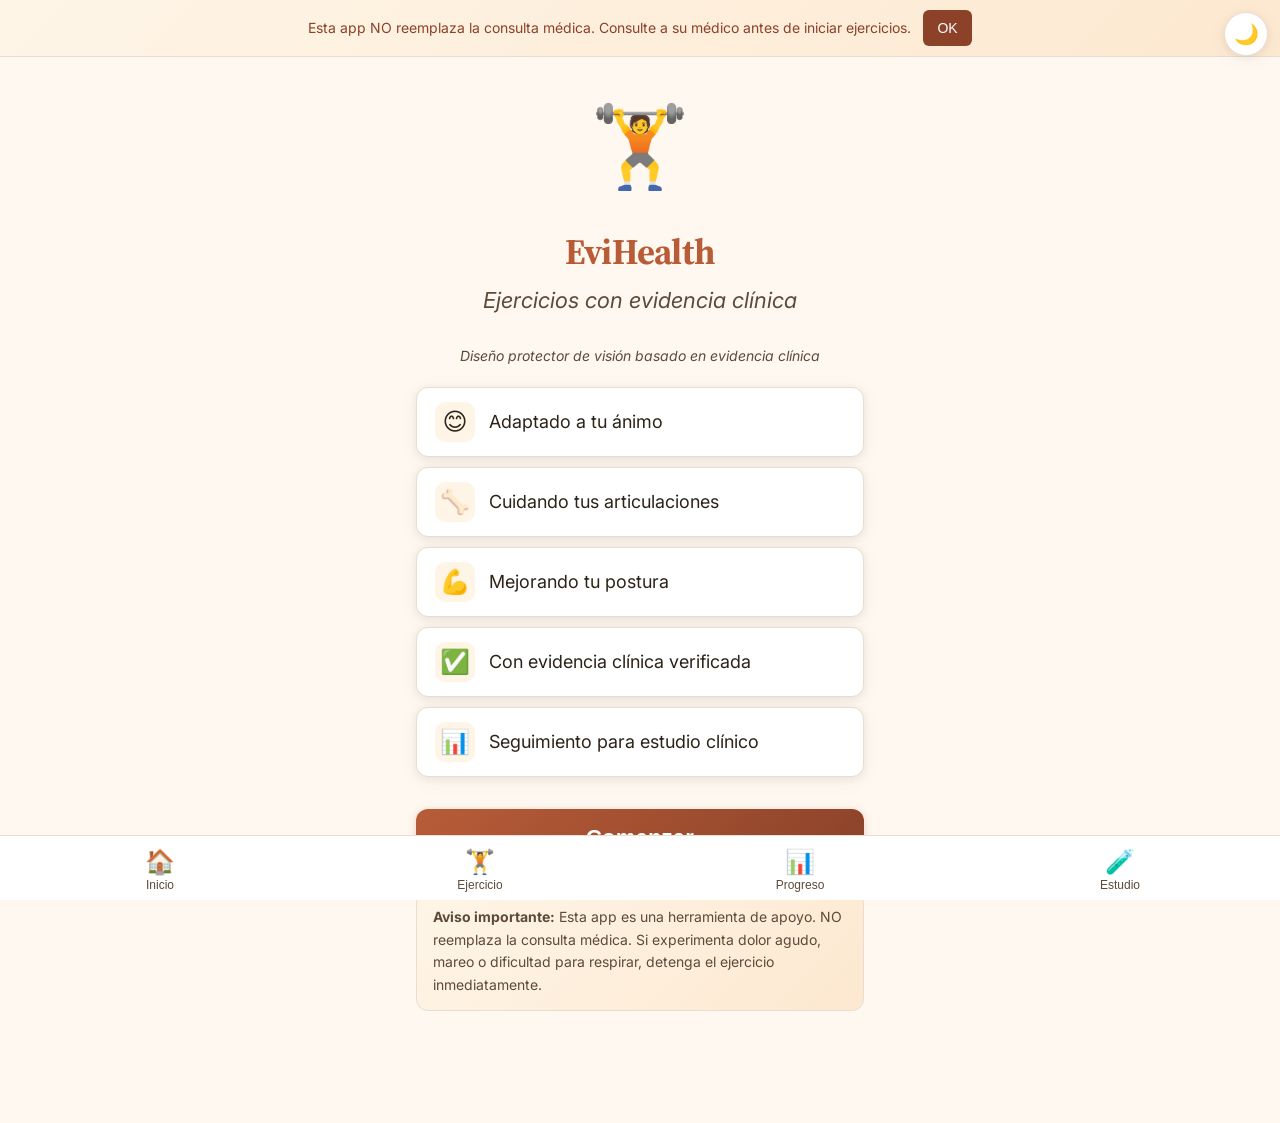
<file: index.html>
<!DOCTYPE html>
<html lang="es">
<head>
  <meta charset="UTF-8">
  <meta name="viewport" content="width=device-width, initial-scale=1.0, user-scalable=yes">
  <meta name="theme-color" content="#B85C38">
  <title>EviHealth - Ejercicios con Evidencia</title>
  <link rel="preconnect" href="https://fonts.googleapis.com">
  <link rel="preconnect" href="https://fonts.gstatic.com" crossorigin>
  <link href="https://fonts.googleapis.com/css2?family=Inter:wght@400;500;600;700&family=Source+Serif+4:ital,wght@0,400;0,600;0,700;1,400&display=swap" rel="stylesheet">
  <link rel="stylesheet" href="css/styles.css">
</head>
<body>
  <!-- MODE TOGGLE (nocturno) -->
  <button id="mode-toggle" class="mode-toggle" onclick="FenixFit.toggleNightMode()" aria-label="Modo nocturno">
    &#x1F319;
  </button>

  <!-- DISCLAIMER BANNER -->
  <div id="disclaimer-bar" class="disclaimer-bar">
    Esta app NO reemplaza la consulta médica. Consulte a su médico antes de iniciar ejercicios.
    <button onclick="this.parentElement.classList.add('hidden')" aria-label="Cerrar aviso">OK</button>
  </div>

  <!-- ====== SCREEN: WELCOME ====== -->
  <section id="screen-welcome" class="screen active">
    <div class="screen-content">
      <div class="welcome-icon">&#x1F3CB;&#xFE0F;</div>
      <h1>EviHealth</h1>
      <p class="subtitle">Ejercicios con evidencia clínica</p>
      <p style="text-align:center;font-size:14px;color:var(--color-text-light);margin-bottom:20px;font-style:italic;">
        Diseño protector de visión basado en evidencia clínica
      </p>
      <div class="welcome-features">
        <div class="feature-item">
          <span class="feature-icon">&#x1F60A;</span>
          <span>Adaptado a tu ánimo</span>
        </div>
        <div class="feature-item">
          <span class="feature-icon">&#x1F9B4;</span>
          <span>Cuidando tus articulaciones</span>
        </div>
        <div class="feature-item">
          <span class="feature-icon">&#x1F4AA;</span>
          <span>Mejorando tu postura</span>
        </div>
        <div class="feature-item">
          <span class="feature-icon">&#x2705;</span>
          <span>Con evidencia clínica verificada</span>
        </div>
        <div class="feature-item">
          <span class="feature-icon">&#x1F4CA;</span>
          <span>Seguimiento para estudio clínico</span>
        </div>
      </div>
      <!-- Usuario ya registrado -->
      <div id="welcome-returning" class="hidden">
        <div class="streak-box" style="margin-bottom:16px;">
          <span class="streak-flame">&#x1F525;</span>
          <span id="welcome-streak" class="streak-number">0</span>
          <span class="streak-label">días seguidos</span>
        </div>
        <p id="welcome-name" style="text-align:center;font-size:22px;font-weight:600;margin-bottom:16px;"></p>
        <button class="btn-primary" id="btn-welcome-continue">
          Continuar ejercicios
        </button>
        <button class="btn-secondary" id="btn-welcome-logout" style="margin-top:8px;">
          Cambiar usuario
        </button>
      </div>

      <!-- Usuario nuevo -->
      <div id="welcome-new">
        <button class="btn-primary" id="btn-welcome-start">
          Comenzar
        </button>
      </div>

      <div class="disclaimer-box">
        <strong>Aviso importante:</strong> Esta app es una herramienta de apoyo.
        NO reemplaza la consulta médica. Si experimenta dolor agudo, mareo o
        dificultad para respirar, detenga el ejercicio inmediatamente.
      </div>
    </div>
  </section>

  <!-- ====== SCREEN: REGISTRATION ====== -->
  <section id="screen-register" class="screen">
    <div class="screen-content">
      <h2>Crear tu perfil</h2>
      <p class="hint">Esta información nos ayuda a personalizar tus ejercicios</p>

      <div class="form-group">
        <label class="form-label">Nombre o iniciales</label>
        <input type="text" id="reg-name" class="form-input" placeholder="Ej: Juan P." maxlength="50">
      </div>

      <div class="form-group">
        <label class="form-label">Edad</label>
        <input type="number" id="reg-age" class="form-input" placeholder="Ej: 65" min="18" max="120">
      </div>

      <div class="form-group">
        <label class="form-label">Sexo biológico</label>
        <div class="sex-buttons">
          <button class="sex-btn" data-sex="male" id="sex-male">
            <span class="sex-btn-icon">&#x2642;&#xFE0F;</span>
            Masculino
          </button>
          <button class="sex-btn" data-sex="female" id="sex-female">
            <span class="sex-btn-icon">&#x2640;&#xFE0F;</span>
            Femenino
          </button>
        </div>
      </div>

      <div class="form-group">
        <label class="form-label">Condición principal</label>
        <select id="reg-condition" class="form-select">
          <option value="">Seleccione...</option>
          <option value="knee-oa">Dolor de rodilla / Artrosis</option>
          <option value="kyphosis">Cifosis / Joroba</option>
          <option value="both">Ambas (rodilla + postura)</option>
          <option value="general">Salud general / Prevención</option>
          <option value="other">Otra</option>
        </select>
      </div>

      <div class="form-group">
        <label class="form-label">Nivel de actividad actual</label>
        <select id="reg-activity" class="form-select">
          <option value="">Seleccione...</option>
          <option value="sedentary">Sedentario (poco o ningún ejercicio)</option>
          <option value="light">Ligero (camina ocasionalmente)</option>
          <option value="moderate">Moderado (ejercicio 1-2 veces/semana)</option>
          <option value="active">Activo (ejercicio 3+ veces/semana)</option>
        </select>
      </div>

      <div class="consent-box">
        <strong>Consentimiento informado</strong><br><br>
        Al usar esta aplicación, usted acepta que:<br>
        - Sus datos se almacenan localmente en su dispositivo.<br>
        - La información es anónima y se usa para mejorar las recomendaciones.<br>
        - Puede exportar sus datos en cualquier momento.<br>
        - Esta app NO reemplaza la consulta médica profesional.<br>
        - Puede dejar de participar en cualquier momento sin consecuencias.<br>
        - Los ejercicios están basados en guías clínicas oficiales (ACR, OARSI, AAOS, EULAR, WHO).<br><br>
        <em>Estudio piloto: Efectividad de una app de ejercicios adaptativos en adultos mayores.</em>
      </div>
      <label class="consent-check">
        <input type="checkbox" id="reg-consent">
        <span>He leído y acepto participar voluntariamente</span>
      </label>

      <button class="btn-primary" id="btn-register" disabled>
        Crear perfil y comenzar
      </button>
    </div>
  </section>

  <!-- ====== SCREEN: CHECK-IN MOOD ====== -->
  <section id="screen-checkin-mood" class="screen">
    <div class="screen-content">
      <div class="progress-dots">
        <span class="dot active"></span>
        <span class="dot"></span>
        <span class="dot"></span>
      </div>
      <h2>¿Cómo te sientes hoy?</h2>
      <p class="hint">Selecciona tu estado de ánimo</p>
      <div id="mood-buttons" class="mood-grid">
        <button class="mood-btn" data-mood="1" aria-label="Muy mal">
          <span class="mood-emoji">&#x1F61E;</span>
          <span class="mood-label">Muy mal</span>
        </button>
        <button class="mood-btn" data-mood="2" aria-label="Mal">
          <span class="mood-emoji">&#x1F615;</span>
          <span class="mood-label">Mal</span>
        </button>
        <button class="mood-btn" data-mood="3" aria-label="Regular">
          <span class="mood-emoji">&#x1F610;</span>
          <span class="mood-label">Regular</span>
        </button>
        <button class="mood-btn" data-mood="4" aria-label="Bien">
          <span class="mood-emoji">&#x1F642;</span>
          <span class="mood-label">Bien</span>
        </button>
        <button class="mood-btn" data-mood="5" aria-label="Muy bien">
          <span class="mood-emoji">&#x1F604;</span>
          <span class="mood-label">Muy bien</span>
        </button>
      </div>
    </div>
  </section>

  <!-- ====== SCREEN: CHECK-IN PAIN ====== -->
  <section id="screen-checkin-pain" class="screen">
    <div class="screen-content">
      <div class="progress-dots">
        <span class="dot completed"></span>
        <span class="dot active"></span>
        <span class="dot"></span>
      </div>
      <h2>¿Cuánto dolor sientes?</h2>
      <p class="hint">Desliza para indicar tu nivel de dolor</p>

      <div class="pain-display">
        <span id="pain-value" class="pain-number">0</span>
        <span class="pain-max">/ 10</span>
      </div>
      <div class="pain-labels-row">
        <span>Sin dolor</span>
        <span>Dolor máximo</span>
      </div>
      <input type="range" id="pain-slider" class="pain-slider" min="0" max="10" value="0" step="1">

      <h3 class="pain-location-title">¿Dónde te duele más?</h3>
      <div id="pain-map-checkin">
        <!-- Pain map SVG loaded dynamically by muscle-map.js -->
      </div>

      <button class="btn-primary" id="btn-generate-routine">
        Ver mi rutina de hoy
      </button>
    </div>
  </section>

  <!-- ====== SCREEN: ROUTINE ====== -->
  <section id="screen-routine" class="screen">
    <div class="screen-content">
      <div class="progress-dots">
        <span class="dot completed"></span>
        <span class="dot completed"></span>
        <span class="dot active"></span>
      </div>

      <div id="routine-header" class="routine-header">
        <!-- Filled by JS -->
      </div>

      <div id="routine-list" class="routine-list">
        <!-- Filled by JS -->
      </div>

      <button class="btn-primary" id="btn-start-routine">
        Empezar rutina
      </button>
      <button class="btn-secondary" onclick="FenixFit.showScreen('screen-checkin-mood')">
        Cambiar respuestas
      </button>
    </div>
  </section>

  <!-- ====== SCREEN: EXERCISE PLAYER ====== -->
  <section id="screen-exercise" class="screen">
    <div class="screen-content">
      <div id="exercise-progress" class="exercise-progress">
        <!-- "Ejercicio 2 de 8" -->
      </div>

      <h2 id="exercise-name" class="exercise-title"></h2>

      <div id="exercise-video" class="video-container">
        <!-- YouTube iframe -->
      </div>

      <div id="exercise-evidence" class="evidence-badge-container">
        <!-- Evidence badge -->
      </div>

      <div id="exercise-info" class="exercise-info">
        <div id="exercise-reps" class="exercise-reps"></div>
        <div id="exercise-equipment" class="exercise-equipment"></div>
      </div>

      <div id="exercise-instructions" class="exercise-instructions">
        <!-- Step by step -->
      </div>

      <div id="exercise-muscles"></div>

      <div class="exercise-nav">
        <button class="btn-secondary" id="btn-skip">Saltar</button>
        <button class="btn-primary" id="btn-next">Siguiente</button>
      </div>
    </div>
  </section>

  <!-- ====== SCREEN: COMPLETED ====== -->
  <section id="screen-completed" class="screen">
    <div class="screen-content center-content">
      <div class="celebration-icon">&#x1F389;</div>
      <h2>¡Felicidades!</h2>
      <p id="completion-message" class="completion-msg"></p>

      <div id="streak-display" class="streak-box">
        <span class="streak-flame">&#x1F525;</span>
        <span id="streak-count" class="streak-number">0</span>
        <span class="streak-label">días seguidos</span>
      </div>

      <h3>¿Dolor después del ejercicio?</h3>
      <div class="pain-display" style="margin:8px 0 4px;">
        <span id="post-pain-value" class="pain-number pain-low" style="font-size:48px;">0</span>
        <span class="pain-max">/ 10</span>
      </div>
      <input type="range" id="post-pain-slider" class="pain-slider" min="0" max="10" value="0" step="1">

      <h3>¿Cómo te sientes ahora?</h3>
      <div id="post-mood-buttons" class="mood-grid small">
        <button class="mood-btn" data-postmood="1"><span class="mood-emoji">&#x1F61E;</span></button>
        <button class="mood-btn" data-postmood="2"><span class="mood-emoji">&#x1F615;</span></button>
        <button class="mood-btn" data-postmood="3"><span class="mood-emoji">&#x1F610;</span></button>
        <button class="mood-btn" data-postmood="4"><span class="mood-emoji">&#x1F642;</span></button>
        <button class="mood-btn" data-postmood="5"><span class="mood-emoji">&#x1F604;</span></button>
      </div>

      <button class="btn-primary" onclick="FenixFit.showScreen('screen-progress')">
        Ver mi progreso
      </button>
      <button class="btn-secondary" onclick="FenixFit.showScreen('screen-welcome')">
        Volver al inicio
      </button>
    </div>
  </section>

  <!-- ====== SCREEN: PROGRESS ====== -->
  <section id="screen-progress" class="screen">
    <div class="screen-content">
      <h2>Mi Progreso</h2>

      <div id="progress-stats" class="progress-stats">
        <!-- Stats cards -->
      </div>

      <h3>Últimos 7 dias</h3>
      <div id="progress-chart" class="progress-chart">
        <!-- SVG chart -->
      </div>

      <div id="progress-history" class="progress-history">
        <!-- Recent sessions -->
      </div>

      <button class="btn-primary" onclick="FenixFit.showScreen('screen-checkin-mood')">
        Hacer check-in de hoy
      </button>
      <button class="btn-secondary" onclick="FenixFit.showScreen('screen-welcome')">
        Volver al inicio
      </button>
    </div>
  </section>

  <!-- ====== SCREEN: TRACKING (Outcomes) ====== -->
  <section id="screen-tracking" class="screen">
    <div class="screen-content">
      <h2>Seguimiento Clínico</h2>
      <div id="user-profile-badge" class="user-badge"></div>

      <div class="evidence-info-banner">
        <strong>Mediciones validadas internacionalmente</strong>
        Usamos escalas recomendadas por OARSI y OMS para medir tu progreso
        de forma que los datos sean útiles para investigación clínica.
      </div>

      <div class="tracking-section">
        <div class="tracking-card">
          <div class="tracking-title">Dolor (Escala VAS 0-10)</div>
          <p class="hint">¿Cómo ha cambiado tu dolor esta semana?</p>
          <div class="pain-display">
            <span id="tracking-pain-value" class="pain-number pain-low">0</span>
            <span class="pain-max">/ 10</span>
          </div>
          <input type="range" id="tracking-pain-slider" class="pain-slider" min="0" max="10" value="0" step="1">
          <div class="vas-scale">
            <span>Sin dolor</span>
            <span>Dolor máximo</span>
          </div>
        </div>

        <div class="tracking-card">
          <div class="tracking-title">Prueba Sentarse-Levantarse (30 seg)</div>
          <p class="hint">¿Cuántas veces puede sentarse y levantarse de una silla en 30 segundos?</p>
          <input type="number" id="tracking-chairstand" class="form-input" placeholder="Ej: 8" min="0" max="50">
          <p style="font-size:14px;color:var(--color-text-light);margin-top:4px;">
            Promedio normal 60-64 años: 12-17 | 65-69: 11-16 | 70-74: 10-15 | 75-79: 10-14 | 80+: 8-13
            <br>[GUIA-OFICIAL: Rikli & Jones, J Aging Phys Act 1999; CDC Senior Fitness Test]
          </p>
        </div>

        <div class="tracking-card">
          <div class="tracking-title">Distancia Occipucio-Pared (cm)</div>
          <p class="hint">De pie contra la pared, ¿cuántos cm hay entre su cabeza y la pared?</p>
          <input type="number" id="tracking-owd" class="form-input" placeholder="Ej: 3.5" min="0" max="30" step="0.5">
          <p style="font-size:14px;color:var(--color-text-light);margin-top:4px;">
            Normal: 0-4 cm | Cifosis: >4 cm
            <br>[TEXTO-REF: Correlación con ángulo Cobb r=0.72, Arch Osteoporos 2018]
          </p>
        </div>

        <div class="tracking-card">
          <div class="tracking-title">Perímetro abdominal (cm)</div>
          <p class="hint">Mida con cinta métrica a la altura del ombligo, de pie, al final de una exhalación normal.</p>
          <input type="number" id="tracking-waist" class="form-input" placeholder="Ej: 95" min="40" max="200" step="0.5">
          <p style="font-size:14px;color:var(--color-text-light);margin-top:4px;">
            Riesgo CV aumentado: Hombre >=90 cm | Mujer >=80 cm (Latinoamérica)
            <br>Riesgo sustancialmente aumentado: H >=102 cm | M >=88 cm
            <br>[GUIA-OFICIAL: IDF 2006 / NHLBI-AHA]
          </p>
        </div>

        <div class="tracking-card">
          <div class="tracking-title">Estatura (cm) — solo primera vez</div>
          <p class="hint">Necesario para calcular Cintura/Altura (WHtR).</p>
          <input type="number" id="tracking-height" class="form-input" placeholder="Ej: 170" min="100" max="220" step="0.5">
          <p style="font-size:14px;color:var(--color-text-light);margin-top:4px;">
            WHtR >= 0.5 = riesgo CV aumentado ("tu cintura debe ser menos de la mitad de tu estatura")
            <br>[TEXTO-REF: Ashwell 2012, Obesity Reviews, PMID 22106927]
            <br>[TEXTO-REF: JAMDA 2024, meta-análisis 17 estudios — WHtR superior a BMI en adultos mayores]
          </p>
        </div>

        <div class="tracking-card">
          <div class="tracking-title">Perímetro de cuello (cm)</div>
          <p class="hint">Mida justo debajo de la nuez de Adan (prominencia laríngea).</p>
          <input type="number" id="tracking-neck" class="form-input" placeholder="Ej: 38" min="20" max="60" step="0.5">
          <p style="font-size:14px;color:var(--color-text-light);margin-top:4px;">
            Marcador emergente de riesgo CV, correlación con resistencia insulinica
            <br>[TEXTO-REF: PMID 38313007 (2024) — confiable en ancianos frágiles]
            <br>[TEXTO-REF: PMID 34682509 (2021) — correlación con modelo SCORE CV]
          </p>
        </div>

        <div class="tracking-card">
          <div class="tracking-title">Capacidad funcional (autoevaluación)</div>
          <p class="hint">Del 1 al 5, ¿cómo califica su capacidad para actividades diarias?</p>
          <div class="mood-grid">
            <button class="mood-btn func-btn" data-func="1"><span class="mood-emoji">1</span><span class="mood-label">Muy difícil</span></button>
            <button class="mood-btn func-btn" data-func="2"><span class="mood-emoji">2</span><span class="mood-label">Difícil</span></button>
            <button class="mood-btn func-btn" data-func="3"><span class="mood-emoji">3</span><span class="mood-label">Regular</span></button>
            <button class="mood-btn func-btn" data-func="4"><span class="mood-emoji">4</span><span class="mood-label">Bien</span></button>
            <button class="mood-btn func-btn" data-func="5"><span class="mood-emoji">5</span><span class="mood-label">Excelente</span></button>
          </div>
        </div>
      </div>

      <button class="btn-primary" id="btn-save-tracking">
        Guardar medición semanal
      </button>

      <h3 style="margin-top:24px;">Evolución</h3>
      <div id="tracking-evolution" class="progress-chart">
        <!-- SVG evolution chart -->
      </div>

      <div id="tracking-outcomes" class="tracking-section">
        <!-- Outcomes summary -->
      </div>

      <button class="export-btn" id="btn-export-data">
        &#x1F4E5; Exportar datos (CSV)
      </button>
      <p style="font-size:14px;color:var(--color-text-light);text-align:center;margin-top:8px;">
        Exporta tus datos anonimizados para uso en investigación clínica
      </p>
    </div>
  </section>

  <!-- ====== EVIDENCE MODAL ====== -->
  <div id="evidence-modal" class="modal hidden">
    <div class="modal-content">
      <button class="modal-close" onclick="FenixFit.closeModal()">&times;</button>
      <h3 id="modal-title">Evidencia Clínica</h3>
      <div id="modal-body"></div>
    </div>
  </div>

  <!-- NAV BAR -->
  <nav class="bottom-nav">
    <button class="nav-btn" onclick="FenixFit.showScreen('screen-welcome')" aria-label="Inicio">
      <span class="nav-icon">&#x1F3E0;</span>
      <span class="nav-label">Inicio</span>
    </button>
    <button class="nav-btn" onclick="FenixFit.showScreen('screen-checkin-mood')" aria-label="Ejercicio">
      <span class="nav-icon">&#x1F3CB;&#xFE0F;</span>
      <span class="nav-label">Ejercicio</span>
    </button>
    <button class="nav-btn" onclick="FenixFit.showScreen('screen-progress')" aria-label="Progreso">
      <span class="nav-icon">&#x1F4CA;</span>
      <span class="nav-label">Progreso</span>
    </button>
    <button class="nav-btn" onclick="FenixFit.showScreen('screen-tracking')" aria-label="Seguimiento">
      <span class="nav-icon">&#x1F9EA;</span>
      <span class="nav-label">Estudio</span>
    </button>
  </nav>

  <script type="module" src="js/app.js"></script>
</body>
</html>
</file>
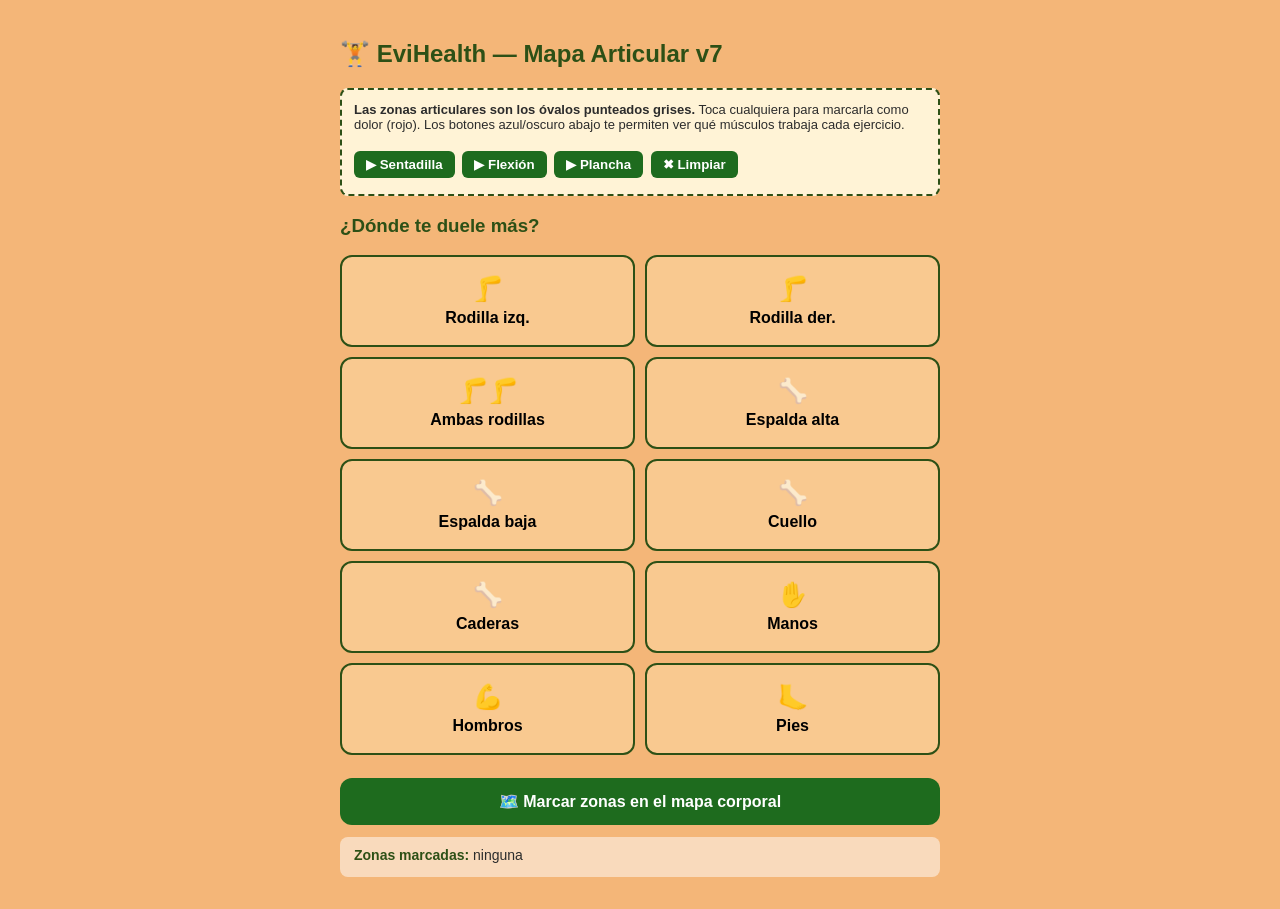
<file: assets/body-map-v7.html>
<!DOCTYPE html>
<html lang="es">
<head>
<meta charset="UTF-8">
<meta name="viewport" content="width=device-width, initial-scale=1.0">
<title>EviHealth — Mapa de Dolor v7</title>
<style>
  :root {
    --dz-bg: #f4b678;
    --dz-card: #f9c990;
    --dz-border: #2d5016;
    --dz-accent: #1e6b1e;
    --dz-active: #c8e6c9;
    --dz-map-bg: #ffffff;
    --dz-muscle-default: #3f3f3f;
    --dz-muscle-stroke: #ffffff;
    --dz-muscle-exercise-1: #74b9ff;
    --dz-muscle-exercise-2: #0984e3;
    /* Colores de zonas articulares — visibles por defecto */
    --joint-default-fill: rgba(255, 255, 255, 0.15);
    --joint-default-stroke: rgba(80, 80, 80, 0.55);
    --joint-hover-fill: rgba(255, 100, 100, 0.45);
    --joint-hover-stroke: #b71c1c;
    --joint-active-fill: rgba(220, 30, 40, 0.75);
    --joint-active-stroke: #7f0000;
  }
  body { font-family: -apple-system, "Segoe UI", Roboto, sans-serif; background: var(--dz-bg); color: #2c2c2c; padding: 20px; max-width: 600px; margin: 0 auto; }
  h2, h3 { color: var(--dz-border); }

  .dz-grid { display: grid; grid-template-columns: 1fr 1fr; gap: 10px; margin: 15px 0; }
  .dz-btn { background: var(--dz-card); border: 2px solid var(--dz-border); border-radius: 12px; padding: 16px 8px; font-size: 16px; font-weight: 600; cursor: pointer; transition: all 0.2s; text-align: center; line-height: 1.3; }
  .dz-btn:hover { background: #fff3d6; }
  .dz-btn.dz-selected { background: var(--dz-active); border-color: var(--dz-accent); border-width: 3px; }
  .dz-btn .dz-icon { display: block; font-size: 24px; margin-bottom: 4px; }

  .dz-open-map { width: 100%; background: var(--dz-accent); color: white; border: none; border-radius: 12px; padding: 14px; font-size: 16px; font-weight: 700; cursor: pointer; margin-top: 8px; }
  .dz-summary { background: rgba(255,255,255,0.5); border-radius: 8px; padding: 10px 14px; margin: 12px 0; font-size: 14px; min-height: 20px; }
  .dz-summary strong { color: var(--dz-border); }

  .dz-modal { display: none; position: fixed; inset: 0; background: rgba(0,0,0,0.6); z-index: 1000; justify-content: center; align-items: center; padding: 20px; }
  .dz-modal.dz-open { display: flex; }
  .dz-modal-content { background: var(--dz-bg); border-radius: 16px; padding: 20px; max-width: 520px; width: 100%; max-height: 95vh; overflow-y: auto; border: 3px solid var(--dz-border); }
  .dz-modal-content h3 { margin: 0 0 8px 0; text-align: center; }
  .dz-modal-help { text-align: center; font-size: 13px; margin-bottom: 10px; color: #555; }

  .dz-tabs { display: flex; gap: 8px; margin-bottom: 12px; }
  .dz-tab { flex: 1; padding: 10px; background: var(--dz-card); border: 2px solid var(--dz-border); border-radius: 8px; font-weight: 600; cursor: pointer; }
  .dz-tab.dz-tab-active { background: var(--dz-accent); color: white; }

  .dz-silueta-wrap { background: var(--dz-map-bg); border-radius: 12px; padding: 12px; text-align: center; }
  .dz-silueta { display: none; max-width: 100%; height: auto; max-height: 70vh; }
  .dz-silueta.dz-visible { display: inline-block; }

  /* Capa muscular — visualización pura */
  .bh-muscle {
    fill: var(--dz-muscle-default);
    stroke: var(--dz-muscle-stroke);
    stroke-width: 1.5;
    pointer-events: none; /* dejan pasar los clics a las articulaciones */
  }
  .bh-muscle.bh-exercise-1 { fill: var(--dz-muscle-exercise-1); }
  .bh-muscle.bh-exercise-2 { fill: var(--dz-muscle-exercise-2); }
  .bh-slug-head { fill: #d4c5b3; }

  /* Capa articular — VISIBLES por defecto */
  .joint-zone {
    fill: var(--joint-default-fill);
    stroke: var(--joint-default-stroke);
    stroke-width: 4;
    stroke-dasharray: 6 4;
    cursor: pointer;
    transition: all 0.15s;
    pointer-events: all;
  }
  .joint-zone:hover {
    fill: var(--joint-hover-fill);
    stroke: var(--joint-hover-stroke);
    stroke-dasharray: none;
    stroke-width: 5;
  }
  .joint-zone.joint-active {
    fill: var(--joint-active-fill);
    stroke: var(--joint-active-stroke);
    stroke-dasharray: none;
    stroke-width: 5;
  }

  .dz-modal-actions { display: flex; gap: 10px; margin-top: 14px; }
  .dz-btn-primary, .dz-btn-secondary { flex: 1; padding: 14px; border-radius: 10px; font-size: 15px; font-weight: 700; cursor: pointer; border: 2px solid var(--dz-border); }
  .dz-btn-primary { background: var(--dz-accent); color: white; border-color: var(--dz-accent); }
  .dz-btn-secondary { background: white; color: var(--dz-border); }

  .dz-credit { font-size: 10px; text-align: center; color: #666; margin-top: 8px; }
  .dz-credit a { color: #444; }

  .ejemplo-ejercicio {
    background: #fff3d6; border: 2px dashed var(--dz-border);
    border-radius: 8px; padding: 12px; margin: 12px 0;
    font-size: 13px;
  }
  .ejemplo-ejercicio button {
    background: var(--dz-accent); color: white; border: none;
    padding: 6px 12px; border-radius: 6px; font-weight: 600;
    cursor: pointer; margin: 4px 4px 4px 0;
  }
</style>
</head>
<body>

<h2>🏋️ EviHealth — Mapa Articular v7</h2>

<div class="ejemplo-ejercicio">
  <strong>Las zonas articulares son los óvalos punteados grises.</strong> Toca cualquiera para marcarla como dolor (rojo). Los botones azul/oscuro abajo te permiten ver qué músculos trabaja cada ejercicio.<br><br>
  <button onclick="demoEjercicio('sentadilla')">▶ Sentadilla</button>
  <button onclick="demoEjercicio('flexion')">▶ Flexión</button>
  <button onclick="demoEjercicio('plancha')">▶ Plancha</button>
  <button onclick="demoEjercicio('limpiar')">✖ Limpiar</button>
</div>

<h3>¿Dónde te duele más?</h3>

<div class="dz-grid" id="dz-grid">
  <button class="dz-btn" data-zona="rodilla-i"><span class="dz-icon">🦵</span>Rodilla izq.</button>
  <button class="dz-btn" data-zona="rodilla-d"><span class="dz-icon">🦵</span>Rodilla der.</button>
  <button class="dz-btn" data-zona-multi="rodilla-d,rodilla-i"><span class="dz-icon">🦵🦵</span>Ambas rodillas</button>
  <button class="dz-btn" data-zona="dorsal-alta"><span class="dz-icon">🦴</span>Espalda alta</button>
  <button class="dz-btn" data-zona="lumbar"><span class="dz-icon">🦴</span>Espalda baja</button>
  <button class="dz-btn" data-zona-multi="cuello,cervical"><span class="dz-icon">🦴</span>Cuello</button>
  <button class="dz-btn" data-zona-multi="cadera-d,cadera-i"><span class="dz-icon">🦴</span>Caderas</button>
  <button class="dz-btn" data-zona-multi="mano-d,mano-i"><span class="dz-icon">✋</span>Manos</button>
  <button class="dz-btn" data-zona-multi="hombro-d,hombro-i"><span class="dz-icon">💪</span>Hombros</button>
  <button class="dz-btn" data-zona-multi="pie-d,pie-i"><span class="dz-icon">🦶</span>Pies</button>
</div>

<button class="dz-open-map" id="dz-open-map">🗺️ Marcar zonas en el mapa corporal</button>
<div class="dz-summary" id="dz-summary"><strong>Zonas marcadas:</strong> ninguna</div>


<div class="dz-modal" id="dz-modal">
  <div class="dz-modal-content">
    <h3>Toca las articulaciones donde sientes dolor</h3>
    <p class="dz-modal-help">Los óvalos punteados son las zonas. Toca para marcar.</p>

    <div class="dz-tabs">
      <button class="dz-tab dz-tab-active" data-vista="frontal">Vista frontal</button>
      <button class="dz-tab" data-vista="dorsal">Vista de espalda</button>
    </div>

    <div class="dz-silueta-wrap">

      <svg class="dz-silueta dz-visible" id="dz-svg-frontal" viewBox="0 0 724 1448" xmlns="http://www.w3.org/2000/svg">
        <g class="muscle-layer">
        <path class="bh-muscle bh-slug-chest" data-slug="chest" data-side="left" data-view="front" d="M272.91 422.84c-18.95-17.19-22-57-12.64-78.79 5.57-12.99 26.54-24.37 39.97-25.87q20.36-2.26 37.02.75c9.74 1.76 16.13 15.64 18.41 25.04 3.99 16.48 3.23 31.38 1.67 48.06q-1.35 14.35-2.05 16.89c-6.52 23.5-38.08 29.23-58.28 24.53-9.12-2.12-17.24-4.38-24.1-10.61z"/>
        <path class="bh-muscle bh-slug-chest" data-slug="chest" data-side="right" data-view="front" d="M416.04 435c-15.12.11-34.46-6.78-41.37-21.48q-1.88-3.99-2.84-12.18c-2.89-24.41-5.9-53.65 8.44-74.79 4.26-6.26 10.49-7.93 18.36-8.56q11.66-.92 23.32-.35c10.58.53 18.02 2.74 26.62 7.87 12.81 7.65 19.73 14.52 22.67 29.75 4.94 25.57.24 64.14-28.21 74.97q-12.26 4.67-26.99 4.77z"/>
        <path class="bh-muscle bh-slug-obliques" data-slug="obliques" data-side="left" data-view="front" d="M264.21 435.53c-4.88-3.13-5.75-12.11-5.39-17.36q.03-.53.51-.75 1.8-.84 3.43.85 10.05 10.45 22.57 16.9c3.64 1.89 5.54 3.62 4.79 7.8q-.42 2.35-2.82 1.87-12.45-2.49-23.09-9.31z"/>
        <path class="bh-muscle bh-slug-obliques" data-slug="obliques" data-side="left" data-view="front" d="M287.33 452.44c-4.05 4.46-10.38 11.38-16.28 14.3a.84.83 51.1 01-.9-.1c-6.29-5.17-12.54-18.97-14.21-25.09q-.91-3.34.85-8.81.12-.39.35-.05c2.41 3.65 4.59 7.74 8.67 9.76q10.18 5.05 21.27 9.01a.61.61 0 01.25.98z"/>
        <path class="bh-muscle bh-slug-obliques" data-slug="obliques" data-side="left" data-view="front" d="M297.3 487.82c-7.36-4.23-16.68-11.37-20.55-17.57q-.32-.5.09-.92 8.72-9.04 19.84-17.87 1.46-1.17 2.81-1.67a.44.44 0 01.59.43c-.28 10.08-.4 20.42.65 30.43q.34 3.26-.68 6.15a1.9 1.9 0 01-2.75 1.02z"/>
        <path class="bh-muscle bh-slug-obliques" data-slug="obliques" data-side="left" data-view="front" d="M257.35 456.18l13.68 16.63a1.86 1.82 22.9 01.4.95c.59 5.4-2.02 12.71-3.8 17.56q-.3.84-.84.13-11.85-15.55-9.77-35.17.04-.45.33-.1z"/>
        <path class="bh-muscle bh-slug-obliques" data-slug="obliques" data-side="left" data-view="front" d="M271.69 494.07a1.53 1.52-61.8 01-.49-1.64l4.2-13.58a.98.98 0 011.51-.5c3.2 2.32 21.89 14.05 22.26 16.7q1.15 8.32.66 16.79a.9.9 0 01-1.34.73q-14.24-8.05-26.8-18.5z"/>
        <path class="bh-muscle bh-slug-obliques" data-slug="obliques" data-side="left" data-view="front" d="M299.35 544.62c-7.52-6.03-16.15-13.43-24.23-21.24-6.93-6.7-6-17.19-4.88-26.06a.44.44 0 01.72-.28q13.31 11.88 28.41 21.38.43.27.6.75c2.33 6.49.95 18.37-.07 25.23q-.09.59-.55.22z"/>
        <path class="bh-muscle bh-slug-obliques" data-slug="obliques" data-side="left" data-view="front" d="M299.09 575.53c-7.98-3.65-27.57-15.86-28.06-26.2q-.57-11.91.46-24.3a.36.36 0 01.67-.15q.84 1.36 2.17 2.54 10.59 9.45 21.68 18.31c4.37 3.49 4.34 6.46 4.16 11.74q-.3 8.82-.42 17.64-.01.72-.66.42z"/>
        <path class="bh-muscle bh-slug-obliques" data-slug="obliques" data-side="left" data-view="front" d="M308.17 657.58c-7.39-.13-12.41-4.13-17.14-9.39q-11.86-13.22-23.92-26.37-.33-.36-.33-.85.09-23.18 1.81-46.22.53-7.13 2.49-14.41a.71.71 0 011.2-.3q11.54 12.06 25.82 21.1 3.36 2.12 3.62 5.17 2.06 23.67 3.86 47.36c.58 7.62 2.31 13.36 4.43 20.82q.47 1.66-.96 2.79-.39.31-.88.3z"/>
        <path class="bh-muscle bh-slug-obliques" data-slug="obliques" data-side="right" data-view="front" d="M438.7 444.36c-2.09-4.03-.13-6.83 3.63-8.81 10.22-5.36 16.79-11 24.23-18.07a1.71 1.71 0 012.89 1.12c.33 4.74-.81 14.39-5.53 17.22-4.68 2.82-18.74 10.02-24.39 9.14q-.57-.09-.83-.6z"/>
        <path class="bh-muscle bh-slug-obliques" data-slug="obliques" data-side="right" data-view="front" d="M457.39 466.73c-3.72-1.02-13.2-10.29-16.5-14.49a.52.52 0 01.24-.81q10.94-3.75 21.31-9c3.96-2.01 6.3-5.98 8.57-9.58q.38-.59.55.09c.82 3.33 1.54 6.17.38 9.58-2.55 7.44-7.62 18.79-13.66 24.01a.96.96 0 01-.89.2z"/>
        <path class="bh-muscle bh-slug-obliques" data-slug="obliques" data-side="right" data-view="front" d="M428.43 487.22c-1.01-1.79-.82-4.55-.71-6.72q.78-15.08.48-30.27-.01-.59.55-.4 1.72.59 3.02 1.64 11.58 9.37 18.82 16.95c3.86 4.05-16.2 17.42-19.56 19.48a1.87 1.86 59.6 01-2.6-.68z"/>
        <path class="bh-muscle bh-slug-obliques" data-slug="obliques" data-side="right" data-view="front" d="M470.76 456.28a.25.25 0 01.44.13q2.03 19.67-9.8 35.22-.37.48-.6-.08c-1.37-3.29-5.86-16.13-3.51-18.91q6.3-7.47 13.47-16.36z"/>
        <path class="bh-muscle bh-slug-obliques" data-slug="obliques" data-side="right" data-view="front" d="M452.27 478.5c1.13.49 4.28 12.47 4.78 14.38q.14.5-.23.88-1.29 1.35-2.65 2.41-10.44 8.12-21.76 14.97-1.49.9-2.91 1.33a.81.81 0 01-1.05-.71q-.73-8.62.67-17.15.08-.47.44-.8c1.74-1.6 21.96-15.73 22.34-15.51a.58.03 31 00.37.2z"/>
        <path class="bh-muscle bh-slug-obliques" data-slug="obliques" data-side="right" data-view="front" d="M428.22 519.14q.11-.36.43-.56 15.3-9.66 28.83-21.69a.43.42-22.6 01.71.29c.51 8.26 2.25 18.67-4.46 25.4q-11.8 11.84-25.03 22.09-.43.34-.49-.2c-.75-6.82-1.97-18.92.01-25.33z"/>
        <path class="bh-muscle bh-slug-obliques" data-slug="obliques" data-side="right" data-view="front" d="M456.54 524.55a.04.04 0 01.07.02q1.52 13.67.41 27.4-.04.47-.28.88c-4.97 8.3-18.23 19.62-27.88 22.63q-.57.17-.58-.43-.05-10.31-.27-20.53-.1-4.8 2.63-7.09c8.54-7.13 18.56-14.62 25.9-22.88z"/>
        <path class="bh-muscle bh-slug-obliques" data-slug="obliques" data-side="right" data-view="front" d="M418.89 657.11q-1.12-1.67-.43-3.63 3.27-9.38 4.04-18.23 1.97-22.81 3.58-45.65c.16-2.32.72-6.41 2.84-7.71q14.97-9.23 27.16-21.93.41-.42.71.08 1.29 2.15 1.53 4.2 3.23 27.74 3.13 56.8a1.3 1.28-24.5 01-.33.86q-12.74 13.93-25.55 27.75c-4.8 5.17-9.09 7.87-15.73 7.96q-.61.01-.95-.5z"/>
        <path class="bh-muscle bh-slug-abs" data-slug="abs" data-side="left" data-view="front" d="M311.02 531.71a.23.23 0 01-.19-.21q-.39-10.47 1.9-20.76c1.26-5.69 7.66-9.9 13.1-12.9 9.09-5.01 18.93-11.15 28.56-14.92a1.24 1.21-42.6 01.94.03c3.28 1.52 4.78 3.87 4.82 7.68q.13 13.16-.15 26.31c-.08 3.85.78 8.39-.87 13.1q-.17.46-.59.72-2.65 1.65-4.29 1.82-21.06 2.22-43.23-.87z"/>
        <path class="bh-muscle bh-slug-abs" data-slug="abs" data-side="left" data-view="front" d="M321 577.76c-5.17-.33-8.71-.44-10-6.26q-3.2-14.44-.59-27.83.11-.53.64-.63c7.58-1.44 13.62-2.45 22.45-4.56q11.5-2.76 23.94-1.88c3.67.26 3.3 3.46 3.4 6.21q.46 12.55-.33 26.94-.25 4.41-1.81 8.08-.21.49-.73.6-1.39.28-3.22.29-16.89.14-33.75-.96z"/>
        <path class="bh-muscle bh-slug-abs" data-slug="abs" data-side="left" data-view="front" d="M347.73 429.25c7.46-3.61 10.5 6.27 10.99 11.52.48 5.06 3.46 30.61-2.78 32.93q-4.17 1.55-6.89 3.33-17.56 11.54-35.88 21.46a1.6 1.59-21.9 01-2.3-.98c-2.87-10.41-10.59-43.96 1.66-50.95 11.3-6.45 23.96-11.86 35.2-17.31z"/>
        <path class="bh-muscle bh-slug-abs" data-slug="abs" data-side="left" data-view="front" d="M350.35 712.81c-29.15-9.93-37.98-100.69-39.47-126.61a.99.99 0 01.33-.8c3.58-3.26 27.61-1.47 34.62-.93 4.41.34 15.27 1.31 15.26 7.53-.05 40.77.64 82.05-1.96 122.72a1.29 1.29 0 01-1.86 1.08c-2.3-1.14-4.12-2.04-6.92-2.99z"/>
        <path class="bh-muscle bh-slug-abs" data-slug="abs" data-side="right" data-view="front" d="M371.94 473.31c-5.46-2.59-2.97-24.26-2.77-29.56.25-6.8 2.41-18.63 12.64-13.8q16.26 7.67 32.34 15.72 6.18 3.1 7.13 10.05c.58 4.26 1.35 8.49 1.07 12.72q-.84 12.55-4.33 26.56-.54 2.16-1.1 3.44-.25.58-.81.31c-15.78-7.29-30.79-19.08-44.17-25.44z"/>
        <path class="bh-muscle bh-slug-abs" data-slug="abs" data-side="right" data-view="front" d="M382.57 533.27c-4.17-.18-9.56-.3-13.15-2.69q-.17-.11-.24-.31c-1.82-5.55-.86-11.17-.96-15.66-.18-8.4-.78-17.36.06-25.71.29-2.85 1.88-4.42 4.15-5.79q.42-.26.91-.19 1.71.25 3.21 1.03 12.48 6.44 24.75 13.26c4.96 2.75 12.21 7.02 13.72 12.41q2.93 10.56 2.39 21.49a.77.76-1.8 01-.67.71q-16.89 2.18-34.17 1.45z"/>
        <path class="bh-muscle bh-slug-abs" data-slug="abs" data-side="right" data-view="front" d="M373.75 578.69c-2.47 0-4.31.22-5-2.7-1.8-7.7-3.05-34.29-.19-38.81q.27-.43.77-.47 13.14-1.24 25.77 1.83c8.41 2.04 14.51 3.01 21.85 4.36a1.29 1.28.6 011.05 1.07q2.16 14.12-.73 28.07c-1.08 5.24-5.22 5.26-10.36 5.63q-14.26 1.04-33.16 1.02z"/>
        <path class="bh-muscle bh-slug-abs" data-slug="abs" data-side="right" data-view="front" d="M416.32 584.73q1.14.41 1.07 1.62c-1.62 26.44-9.96 116.68-40.43 126.74-2.27.75-4.15 2.12-6.35 2.73q-1.18.33-1.3-.89-.86-9.2-1.06-17.75c-.83-35.67-.91-71.2-1.01-106.88q0-.5.31-.89c4.95-6.46 41.69-7.25 48.77-4.68z"/>
        <path class="bh-muscle bh-slug-biceps" data-slug="biceps" data-side="left" data-view="front" d="M189.52 492.51c-2.43.62-7.38.57-7.51-3.08-.56-16.01-.42-35.49 5.11-50.26 3.19-8.54 13.89-30.22 23.27-32.72 10.08-2.68 12.68 16.59 12.6 22.8-.22 15.98-7.51 34.79-15.05 48.71-4.29 7.94-9.95 12.38-18.42 14.55z"/>
        <path class="bh-muscle bh-slug-biceps" data-slug="biceps" data-side="right" data-view="front" d="M526.69 486.31c-9.9-8.61-17.75-33.21-20.65-47.73-1.41-7.06-1.34-29.61 8.58-32.16 10.33-2.66 23.81 25.34 26.6 32.91q2.6 7.04 3.6 16.13 1.62 14.66 1.66 32.28c.03 11.04-16.45 1.48-19.79-1.43z"/>
        <path class="bh-muscle bh-slug-triceps" data-slug="triceps" data-side="left" data-view="front" d="M206.2 514.2c-5.41-.67-6.55-7.29-4.69-11.42 11.08-24.55 22.84-50.62 30.54-75.51 1.37-4.41 3.08-8.59 3.95-12.45q2.94-13.12 5.79-26.26.42-1.98 1.82-3.39a.52.52 0 01.81.1q1.04 1.69 1.94 4.56 4.63 14.65 5.15 24.92c.57 11.36-5.11 24.55-8.65 35.5q-7.69 23.78-20.25 45.39c-2.45 4.23-11.51 19.18-16.41 18.56z"/>
        <path class="bh-muscle bh-slug-triceps" data-slug="triceps" data-side="right" data-view="front" d="M517.69 512.06c-20.07-22.12-28.95-51.73-38.01-79.03-3.27-9.87-3.58-19.18-1.34-29.38 1.29-5.88 2.49-13.03 5.61-18.52q.32-.57.72-.06 1.35 1.67 1.79 3.69c2.67 12.33 5.14 24.49 9.07 36.52 8.25 25.28 18.58 49.8 31.1 77.2q1.42 3.1 1.05 5.33c-.81 4.89-5.46 9.25-9.99 4.25z"/>
        <path class="bh-muscle bh-slug-neck" data-slug="neck" data-side="left" data-view="front" d="M354.01 315.07q-3.49-3.65-5.9-8.23c-6.46-12.3-11.03-25.42-16.12-38.77-2.92-7.66-1.98-19.44-1.61-27.6q.03-.58.47-.21c9.06 7.39 11.33 17.46 15.67 27.62 5.4 12.61 15.4 33.31 9.11 46.92a1 .99 35.5 01-1.62.27z"/>
        <path class="bh-muscle bh-slug-neck" data-slug="neck" data-side="left" data-view="front" d="M345.77 316c-4.12-1.96-12.78-6.76-15.07-11.38-4.29-8.65-2.69-16.02-2.28-25.25a1 1 0 011.95-.28c4.29 12.42 10.5 24.4 15.71 36.61q.23.55-.31.3z"/>
        <path class="bh-muscle bh-slug-neck" data-slug="neck" data-side="right" data-view="front" d="M372.75 314.71c-5.78-9.67 1.71-31.17 6.17-40.68 5.95-12.68 8.21-24.68 18.35-33.9a.49.49 0 01.82.35c.28 8.68.84 19.39-1.97 27.72-5.26 15.58-11.39 33.46-21.42 46.62a1.18 1.18 0 01-1.95-.11z"/>
        <path class="bh-muscle bh-slug-neck" data-slug="neck" data-side="right" data-view="front" d="M398.01 278.49a.5.49 35.5 01.87-.14c2.01 2.7 1.62 11.6 1.61 15.13-.04 12.42-8.2 17.45-17.9 22.58a.35.35 0 01-.48-.46c5.51-12.02 11.85-24.46 15.9-37.11z"/>
        <path class="bh-muscle bh-slug-neck" data-slug="neck" data-side="common" data-view="front" d="M362.65 290.52q-1.14-1.37-1.86-3.41-5.33-15.15-12.14-29.75c-2.37-5.06-1.07-9.07-7.92-10.99q-1.01-.28.02-.47c5.98-1.08 15.25.91 21.33 2q2.37.42 4.81-.09 10.09-2.13 20.45-2.12a.37.37 0 01.08.73c-6.34 1.46-5.45 5.64-7.57 10.21q-6.1 13.1-11 26.69-1.3 3.62-2.9 6.81a1.99 1.99 0 01-3.3.39z"/>
        <path class="bh-muscle bh-slug-trapezius" data-slug="trapezius" data-side="left" data-view="front" d="M285.01 307.01a.89.89 0 01-.11-1.64q19.44-9.61 35.65-24.8 1.68-1.57 3.31-.31.4.32.45.82 1.25 12.61-1.57 25.41c-.74 3.32-2.55 4.23-5.9 4.48q-16.02 1.24-31.83-3.96z"/>
        <path class="bh-muscle bh-slug-trapezius" data-slug="trapezius" data-side="right" data-view="front" d="M414 311.19c-5.24-.12-7.81-.64-8.9-6.27q-2.33-12.09-1.17-23.94.06-.61.61-.89 1.66-.85 3.65.99 16.12 14.87 33.97 23.63 3.65 1.79-.27 2.89-13.88 3.91-27.89 3.59z"/>
        <path class="bh-muscle bh-slug-deltoids" data-slug="deltoids" data-side="left" data-view="front" d="M274.06 311.69q3.94 2.77 4.33 8.14.04.48-.38.73c-9.98 5.88-24.35 7.45-28.82 19.75-2.31 6.36-.97 17.35-1.43 23.68q-.55 7.51-5.73 14.07-10.37 13.11-13.81 16.67c-3.41 3.53-6.81 1.76-10.69-.47-15.42-8.87-24.95-25.45-22.52-43.22 2.05-14.92 12.71-25.79 24.06-35.02 16.99-13.82 35.58-17.99 54.99-4.33z"/>
        <path class="bh-muscle bh-slug-deltoids" data-slug="deltoids" data-side="right" data-view="front" d="M450.39 320.75q-.95-.52-.7-1.58c1.57-6.61 5.8-9.1 12.14-11.9 24.99-11.03 43.76 3.33 60.17 20.74 20.73 21.99 11.81 56.44-14.82 68.19-4.41 1.94-6.79-1.03-9.81-4.51-5.81-6.7-13.46-14.12-15.99-22.8-3.93-13.43 4.32-27.54-9.64-37.62q-8.22-5.93-17.99-9.08-1.84-.59-3.36-1.44z"/>
        <path class="bh-muscle bh-slug-adductors" data-slug="adductors" data-side="left" data-view="front" d="M280.26 647.4c11.65 10.74 22.18 21.04 31.02 34.3 15.82 23.72 27.55 49.72 34.01 77.58 1.34 5.79-6.14 20.34-12.62 20.22q-.52-.01-.72-.49-.67-1.59-1.21-3.13c-14.68-41.71-27.96-79.71-46.87-117.01-1.9-3.74-3.05-7.33-4.06-11.2a.27.27 0 01.45-.27z"/>
        <path class="bh-muscle bh-slug-adductors" data-slug="adductors" data-side="left" data-view="front" d="M331.64 898.32q-.17.57-.23-.02c-2.23-25.01-8.47-50.09-14.25-74.53q-19.4-82.1-42.46-163.69-.58-2.08.33-.13c19.88 42.53 38.94 86.51 51.64 132.07 9.49 34.06 15.59 71.67 4.97 106.3z"/>
        <path class="bh-muscle bh-slug-adductors" data-slug="adductors" data-side="left" data-view="front" d="M334.46 789.17c1.56-2.63 14.39-20.38 16.2-20.37a1.71 1.7-89.2 011.7 1.76q-1.12 34.88-7.4 68.95c-.38 2.06-1.41 4.27-2.16 6.23q-.24.62-.34-.04-3.68-25.45-8.44-50.7c-.34-1.79-.63-4 .44-5.83z"/>
        <path class="bh-muscle bh-slug-adductors" data-slug="adductors" data-side="right" data-view="front" d="M395.47 779.4c-5.7 1.33-11.34-11.87-12.46-15.86q-.61-2.18-.02-4.65 10.17-42.64 35.06-78.81c9.47-13.77 18.83-22.36 29.85-32.56q.55-.5.4.22-1.12 5.7-3.73 10.83c-19.44 38.38-33.3 79.2-47.77 119.65a1.84 1.83-86.4 01-1.33 1.18z"/>
        <path class="bh-muscle bh-slug-adductors" data-slug="adductors" data-side="right" data-view="front" d="M453.65 658.99q.67-1.43.23.09-26.73 93.75-48.63 189.74c-1.98 8.7-3.66 17.9-5.44 26.84q-2.19 11.05-2.78 22.43a.15.15 0 01-.3.04c-8.18-24.48-6.74-51.98-1.87-76.86 11.07-56.49 34.44-110.42 58.79-162.28z"/>
        <path class="bh-muscle bh-slug-adductors" data-slug="adductors" data-side="right" data-view="front" d="M377.91 768.67c1.49.84 1.76 1.49 2.66 2.66q6.16 8.04 12.23 16.13c1.88 2.52 1.97 4.18 1.38 7.45q-4.57 25.23-8.43 50.57-.11.71-.4.05-1.89-4.29-2.54-8.09-5.57-32.28-6.98-65.01-.09-2 .81-3.44a.95.94 30.8 011.27-.32z"/>
        <path class="bh-muscle bh-slug-quadriceps" data-slug="quadriceps" data-side="left" data-view="front" d="M292.42 935.6q-.95-.52-1.57-1.4-4.1-5.79-7-13.53-7.8-20.79-13.3-42.33c-9.06-35.53-19.33-71.36-25.03-107.59-5.33-33.86 4-74.19 20.7-103.37q.35-.62.53.07c14.44 55.57 39.03 107.94 41.45 165.34 1.11 26.34.66 52.96-3.6 79.03-.63 3.83-4.73 27.81-12.18 23.78z"/>
        <path class="bh-muscle bh-slug-quadriceps" data-slug="quadriceps" data-side="left" data-view="front" d="M275.11 942.93q-2.42-2.18-3.57-5.24c-3.98-10.61-7.68-21.02-12.81-31.32-7.85-15.76-10.77-34.56-13.2-51.46-2.11-14.63-2.31-31.47-3.93-47.18-.22-2.16-1.04-12.78.46-13.79q1.36-.92 2.08.55c1.5 3.08 3.12 6.12 3.66 9.58q8.21 52.38 26.36 102.15c2.87 7.87 9.98 30.5 1.85 36.74a.71.7-42.5 01-.9-.03z"/>
        <path class="bh-muscle bh-slug-quadriceps" data-slug="quadriceps" data-side="left" data-view="front" d="M322.69 945.72c-3.73 6.14-10.77-2.43-12.6-5.6-3.16-5.47-2.62-14.93-1.78-20.81 4.03-28.09 5.6-52.81 3.48-80.78q-.06-.79.28-.08 15.77 32.83 14.26 68.9c-.4 9.54-2.94 22.48-2.91 34.13q.01 3.02-.73 4.24z"/>
        <path class="bh-muscle bh-slug-quadriceps" data-slug="quadriceps" data-side="right" data-view="front" d="M437.82 933.52c-8.9 14.18-15.15-26.74-15.46-29.25q-5.26-43.04-1.19-86.08c4.9-51.8 26.91-99.32 40.38-150.92q.18-.66.5-.06c17.25 31.67 25.39 68.28 20.54 104.36q-2.29 17.02-8.71 42.76-7.56 30.25-15.2 60.47-6.13 24.25-15.06 47.61-1.83 4.79-5.8 11.11z"/>
        <path class="bh-muscle bh-slug-quadriceps" data-slug="quadriceps" data-side="right" data-view="front" d="M451.79 942.6c-9.95-10.01 4.97-42.91 8.94-55.41q12.55-39.53 19.27-80.47c.49-2.97 2.64-12.34 5.41-13.28a.83.83 0 011.09.64q.74 4 .45 7.92c-1.99 26.52-3.37 58.99-11.01 87.73q-2.53 9.5-7.46 18.8c-4.38 8.24-6.97 16.72-10.08 25.27q-1.66 4.54-4.55 8.63a1.35 1.35 0 01-2.06.17z"/>
        <path class="bh-muscle bh-slug-quadriceps" data-slug="quadriceps" data-side="right" data-view="front" d="M406.69 946.81c-3.24-2.77-1.48-10.64-2.01-14.71q-2.23-17.18-2.57-22.16c-1.75-25.07 3.61-49.11 13.98-71.92q.23-.51.2.05c-1.2 19.15-1.28 38.18.83 57.38q1.68 15.4 3.39 30.8c.43 3.92-.31 9.71-2.09 13.33-1.62 3.28-7.58 10.77-11.73 7.23z"/>
        <path class="bh-muscle bh-slug-knees" data-slug="knees" data-side="left" data-view="front" d="M297.69 1008.37c-7.27 7.29-16.34 3.42-19.64-5.18q-6.18-16.11-9.57-30.68c-1.99-8.6-2.24-19.68 9.72-19.91q13.12-.24 26.05 2.15 1.71.32 3.29 1.02a1.17 1.15 4.2 01.63.72c3.17 10.27 2.5 23.36.05 33.69q-2.37 10.01-10.53 18.19z"/>
        <path class="bh-muscle bh-slug-knees" data-slug="knees" data-side="left" data-view="front" d="M288.03 1059.54c-6.99-5.81 13.75-46.43 17.3-53.91q7.3-15.38 10.9-32.01c.74-3.42 2-6.31 4.18-8.64a1.36 1.35 54.7 012.23.39c3.97 9.09 1.66 13.86-1.67 24.65q-10.23 33.19-27.2 63.57-1.8 3.23-4.2 5.84a1.13 1.12-49 01-1.54.11z"/>
        <path class="bh-muscle bh-slug-knees" data-slug="knees" data-side="right" data-view="front" d="M430.44 1008.31c-12.92-12.62-14.34-33.49-10.92-50.31.31-1.53 1.09-2.53 2.73-2.86q11.44-2.25 23.08-2.59c14.13-.42 17.31 5.67 14.54 18.63q-3.13 14.69-9.12 30.37c-3.45 9.03-11.63 15.25-20.31 6.76z"/>
        <path class="bh-muscle bh-slug-knees" data-slug="knees" data-side="right" data-view="front" d="M438.96 1059.52q-2.25-1.89-3.8-4.64-20.15-35.92-31.06-75.66-2.11-7.68 1.95-14.16a1.16 1.16 0 011.91-.08c2.26 3.06 3.4 5.4 4.26 9.37 3.98 18.54 10.94 32.53 20.07 51.09 3.51 7.14 11.38 26.16 8.5 33.61a1.16 1.16 0 01-1.83.47z"/>
        <path class="bh-muscle bh-slug-tibialis" data-slug="tibialis" data-side="left" data-view="front" d="M263.52 973.59a.6.6 0 011.09-.14q1.38 2.22 1.83 5.06c7.87 49.97 18.01 99.59 25 149.68q4.63 33.19 4.31 67.55-.04 3.45-2.15 5.76-.4.44-.75-.03-1.89-2.58-3.08-5.51c-11.63-28.6-20.46-58.12-24.26-88.68q-4.96-39.97-5.72-69.53c-.13-5.27-.17-12.59.35-18.98q1.7-20.77 2.52-41.6c.04-1.16.52-2.43.86-3.58z"/>
        <path class="bh-muscle bh-slug-tibialis" data-slug="tibialis" data-side="right" data-view="front" d="M463.39 973.68a.7.7 0 011.25-.1c.27.46.64 1.34.68 1.93q1.26 20.88 2.53 41.76.66 10.82.39 19.98-1.23 40.77-7.51 82.25c-3.91 25.87-12.19 51.55-21.96 75.76q-1.13 2.79-3.27 6.13-.29.44-.71.12c-2.68-2.06-2.32-6.7-2.29-10.32.26-31.03 2.71-55.52 8.76-91.4q9.27-55.06 18.94-110.05c.8-4.5.99-10.52 3.19-16.06z"/>
        <path class="bh-muscle bh-slug-calves" data-slug="calves" data-side="left" data-view="front" d="M252.09 1032.57c.24-3.71 2.14-22.17 4.63-24.18a1.03 1.02-17.9 011.67.85c-.45 7.89-1.27 16-1.49 23.45q-.57 18.93-.66 37.88-.02 3.63.34 6.85c2.08 18.76 5.56 37.32 9.3 55.8 3.82 18.84 9.13 37.64 13.11 56.63q2.44 11.68 2.08 17.95c-.32 5.7-3.08 20.49-8.51 23.92a.62.62 0 01-.84-.16q-1.2-1.65-.95-3.55c.92-7.26 1.45-14.15-.3-21.52q-8.25-34.74-13.62-59.06c-1.86-8.44-3.17-17.18-3.93-26.3q-3.69-44.24-.83-88.56z"/>
        <path class="bh-muscle bh-slug-calves" data-slug="calves" data-side="left" data-view="front" d="M315.01 1025.17a.16.16 0 01.32.02c4.06 25.75 8.98 52.72 8.71 77.81q-.13 12.06-5.74 26.31c-7.2 18.3-8.93 38.57-15.95 56.93q-.18.48-.21-.03c-1.87-34.47-5.67-65.91-8.56-103.28q-.97-12.49 4.44-23.14 7.47-14.69 15.14-29.29c.81-1.55 1.35-3.62 1.85-5.33z"/>
        <path class="bh-muscle bh-slug-calves" data-slug="calves" data-side="right" data-view="front" d="M455.5 1231.67c-7.13-5.81-9.23-24.34-8.2-31.86 1.41-10.32 4.63-23.14 7.98-36.33q9.54-37.46 15.15-75.74c2.86-19.5 1.53-40.15.75-59.8-.22-5.67-.98-12.51-1.23-18.75a.97.97 0 011.87-.4c.35.86.92 1.76 1.12 2.68q2.96 14.31 3.31 20.53 2.37 43.28-.49 84.75-1.21 17.42-5.43 35.77-6.33 27.51-12.84 54.98-2.01 8.49-.11 18.36c.36 1.9.11 3.95-.68 5.55a.79.79 0 01-1.2.26z"/>
        <path class="bh-muscle bh-slug-calves" data-slug="calves" data-side="right" data-view="front" d="M412.77 1025.44a.14.14 0 01.27-.04c4.88 11.62 10.93 22.01 17.28 34.78 4.07 8.19 4.71 14.41 4.1 24.25-2.13 34.3-6.27 68.85-8.45 101.59q-.05.69-.31.05-1.48-3.67-2.28-6.75c-4.34-16.75-8.78-38.38-16.39-57.57q-1.4-3.55-2.2-10.11c-1.78-14.73-.2-31.24 2.04-45.88q3.06-20.02 5.94-40.32z"/>
        <path class="bh-muscle bh-slug-forearm" data-slug="forearm" data-side="left" data-view="front" d="M127.23 683.05c-4.07-2.12 1.27-27.07 2.25-31.57 4.98-23.03 9.17-46.17 13.91-69.25q1.53-7.47 2.13-15.13c.93-12.09.81-22.15 6.23-31.59 7.1-12.33 13.54-29.16 26.1-36.73a1.98 1.97 62.7 012.84.91c1.92 4.48 1.93 8.28 2.06 14.15.44 19.77-1.3 41.04-8.72 59.67-11 27.62-22.22 55.21-32.62 82.91-4.04 10.76-7.56 20.66-12.82 26.39q-.59.65-1.36.24z"/>
        <path class="bh-muscle bh-slug-forearm" data-slug="forearm" data-side="left" data-view="front" d="M201.5 527.4a.84.84 0 01.67.65c3.98 17.15-2.93 39.36-10.95 54.41-4.6 8.63-13.06 20.43-18.21 31.33q-13.21 27.92-24.58 56.64-2.51 6.35-6.61 11.02a1.43 1.43 0 01-2.5-.81q-.36-3.78.84-7.17 10.31-29.18 21.57-57.99c6.32-16.18 14.55-31.65 20.66-47.87 3.69-9.82 5.36-22.36 7.32-30.62 1.49-6.27 4.19-11.06 11.79-9.59z"/>
        <path class="bh-muscle bh-slug-forearm" data-slug="forearm" data-side="left" data-view="front" d="M207.33 540.4a.6.59-63.1 011.03-.34l5.38 6.02q.4.45.33 1.06-.52 4.1-1.29 5.84-6.91 15.65-13.69 31.35c-5.41 12.53-16.33 28.4-23.51 44.89-8.3 19.08-16.03 39.32-26.75 57.16a.36.36 0 01-.62 0l-.19-.32q-.17-.28-.06-.59 10.08-29.91 23.05-58.65 2.9-6.42 5.47-11.21c4.62-8.59 10.86-16.17 14.62-23.02q13.23-24.13 16.23-52.19z"/>
        <path class="bh-muscle bh-slug-forearm" data-slug="forearm" data-side="right" data-view="front" d="M600.08 683.04c-5-4.14-8.97-15.46-11.29-21.56-5.82-15.25-11.38-30.55-17.58-45.7q-9.15-22.39-18.02-44.89c-5.58-14.19-7.32-31.42-7.99-46.57-.29-6.44-.68-19.43 2.67-25.02a1.71 1.71 0 012.25-.63c6.72 3.52 11.29 9.96 14.87 16.5q6.25 11.38 12.68 22.66c1.97 3.45 2.93 7.66 3.41 12.06 1.16 10.6 1.55 21.29 3.66 31.65 3.93 19.29 7.38 38.63 11.47 57.92 1.5 7.07 9.3 39.08 5.12 43.5a.91.91 0 01-1.25.08z"/>
        <path class="bh-muscle bh-slug-forearm" data-slug="forearm" data-side="right" data-view="front" d="M586.58 681.46q-4.35-4.47-6.75-10.61-11.35-28.91-24.59-57.01c-5.72-12.13-14.32-22.86-19.97-35.1-7.1-15.36-12.9-33.32-9.27-50.31a1.44 1.43-87.1 011.23-1.12c7.47-.88 9.29 2.88 11.02 9.2 3.39 12.42 4.76 25.91 9.75 36.7 15.55 33.65 27.61 64.94 39.31 98.42 1.13 3.24 2.05 5.47 1.62 9.04a1.38 1.37 26.3 01-2.35.79z"/>
        <path class="bh-muscle bh-slug-forearm" data-slug="forearm" data-side="right" data-view="front" d="M579.58 686.43q-3.92-5.77-6.87-12.13-8.05-17.34-19.75-44.5-2.68-6.24-6.46-13.62c-5.14-10.05-13.15-22.36-17.34-31.85q-9.55-21.68-13.66-31.36-1.09-2.58-1.33-5.87-.04-.61.37-1.07l5.24-5.85a.69.69 0 011.2.4q2.74 27.05 15.49 50.75 1.7 3.17 8.26 12.86 7.02 10.39 12.18 21.88 8.71 19.41 20.19 50.1 2.22 5.92 3.13 9.98a.36.36 0 01-.65.28z"/>
        <path class="bh-muscle bh-slug-hands" data-slug="hands" data-side="left" data-view="front" d="M100.98 745.85c-9.03-6.62-15.78-13.18-13.3-24.59 2.67-12.29 15.01-20.6 25.37-26.21 7.76-4.21 18.22-1.68 26.15.97 7.14 2.39 11.11 6.16 11.1 13.86q-.04 18.51-4.75 36.37c-5.47 20.76-34.48 6.99-44.57-.4z"/>
        <path class="bh-muscle bh-slug-hands" data-slug="hands" data-side="left" data-view="front" d="M53.81 746.32a.91.91 0 01-.74-.95c.14-2.49-.23-6.34 2.25-7.8 4.66-2.71 11.37-5.53 14.15-10.3q6.32-10.86 16.56-20.3 1.27-1.17.64.44c-1.45 3.73-2.86 7.21-3.87 11.59-2.76 11.9-14.62 30-28.99 27.32z"/>
        <path class="bh-muscle bh-slug-hands" data-slug="hands" data-side="left" data-view="front" d="M87.21 745.05c1.44.46 8.14 2.66 8.61 4.55 1.26 5.12-4.42 8.54-7 12.25-7.73 11.1-15.12 23.38-24.25 33.28a1.22 1.22 0 01-2.11-.86c.11-3.93.38-7.1 2.43-10.65q10.27-17.71 19.31-36.11.32-.65 2.13-2.27.38-.35.88-.19z"/>
        <path class="bh-muscle bh-slug-hands" data-slug="hands" data-side="left" data-view="front" d="M108.11 758.12a2.16 2.16 0 011.07 2.87q-10.49 22.55-19.92 45.81c-1.45 3.56-4.37 5.15-7.82 6.04a1.35 1.34-8.1 01-1.69-1.26c-.11-3.05.37-5.87 1.58-8.9q8.1-20.28 15.15-40.96c.41-1.2.62-3.33 1.69-4.85a1.21 1.21 0 01.91-.49q4.72-.21 9.03 1.74z"/>
        <path class="bh-muscle bh-slug-hands" data-slug="hands" data-side="left" data-view="front" d="M134.09 799.9q-1.16-1.7-1.41-3.73-2.1-17.07-1.18-34.29.03-.6.61-.75l6.93-1.85q.68-.19.65.52-.51 10.9-.85 21.71c-.28 8.58.1 12.65-4.17 18.4a.36.36 0 01-.58-.01z"/>
        <path class="bh-muscle bh-slug-hands" data-slug="hands" data-side="left" data-view="front" d="M108.13 814.65a1.48 1.48 0 01-1.62-1.47c-.02-2.83-.14-5.66.32-8.53q2.9-17.79 5.4-35.65.53-3.84 1.58-7.56a.66.66 0 01.76-.48l7.26 1.24a.97.97 0 01.78 1.14q-4.76 23.96-9.1 46.26-.9 4.64-5.38 5.05z"/>
        <path class="bh-muscle bh-slug-hands" data-slug="hands" data-side="right" data-view="front" d="M591.31 755.99c-8.06-2.93-8.66-9.76-10.28-17.06q-3.22-14.42-3.1-29.3.04-4.06 1.46-6.55c4.34-7.57 18.16-9.91 25.63-10.35 8.75-.51 18.37 6.96 24.99 12.27q8.92 7.17 10.74 17.52c2.45 13.89-12.11 23.41-22.7 29.04-6.95 3.69-18.63 7.39-26.74 4.43z"/>
        <path class="bh-muscle bh-slug-hands" data-slug="hands" data-side="right" data-view="front" d="M641.97 706.78q10.85 9.65 17.61 21.91c1.63 2.97 9.74 6.76 12.87 8.59 2.9 1.7 3.03 4.81 2.55 8.5q-.06.42-.48.49c-8.16 1.32-11.99-1.93-17.72-7.23-10.35-9.58-10.5-20.33-15.33-31.9q-.54-1.29.5-.36z"/>
        <path class="bh-muscle bh-slug-hands" data-slug="hands" data-side="right" data-view="front" d="M638 760.07c-2.54-3.42-7.52-6.03-5.44-11.11q.18-.44.61-.63l7.41-3.3q1.29-.58 2.05.62 3.33 5.23 5.69 10.04 6.84 13.94 14.71 27.33c1.35 2.29 4.28 10.16 2.25 12.11a1.22 1.22 0 01-1.77-.08c-9.43-10.98-16.85-23.36-25.51-34.98z"/>
        <path class="bh-muscle bh-slug-hands" data-slug="hands" data-side="right" data-view="front" d="M647.83 812.68c-4 .24-7.71-2.87-9.11-6.38q-9.28-23.27-19.74-45.33a2.05 2.05 0 01.92-2.71q4.5-2.28 9.62-1.7a1.09 1.07 83.8 01.89.73q7.5 23.06 16.57 45.5 1.8 4.46 1.5 9.24a.7.7 0 01-.65.65z"/>
        <path class="bh-muscle bh-slug-hands" data-slug="hands" data-side="right" data-view="front" d="M596.17 761.18a.84.84 0 01.62.81c-.01 4.86.95 35.3-2.71 37.67q-.49.32-.82-.17-3.41-5.21-3.51-8.49-.45-15.62-1.16-31.23-.03-.72.66-.52l6.92 1.93z"/>
        <path class="bh-muscle bh-slug-hands" data-slug="hands" data-side="right" data-view="front" d="M621.09 814.28c-4.35 1.91-5.92-3.77-6.5-6.56q-4.52-21.91-8.88-43.95a1.41 1.41 0 011.14-1.66l6.8-1.18a.92.92 0 011.06.76q2.79 16.32 5.09 32.91c.85 6.17 2.2 12.25 1.8 18.95q-.03.52-.51.73z"/>
        <path class="bh-muscle bh-slug-ankles" data-slug="ankles" data-side="left" data-view="front" d="M291.88 1208.11c5.48-1.03 11.85 5.55 13.38 10.37q2.45 7.74 1.47 16.83-.09.83-.45.08c-4.31-9.05-8-16.99-15.39-23.88a1.98 1.98 0 01.99-3.4z"/>
        <path class="bh-muscle bh-slug-ankles" data-slug="ankles" data-side="left" data-view="front" d="M275.88 1270.94c-4.41-3.87-7.4-7.17-4.91-13.37q4.78-11.92 5.49-21.32.62-8.27 6.22-12.84c9-7.33 20.8 15 23.1 22.1 2.55 7.91 4.83 16.36 4.49 24.5-.31 7.14-2.02 17.4-6.49 23.1q-.3.38-.53-.05c-5.67-10.74-18.6-14.41-27.37-22.12z"/>
        <path class="bh-muscle bh-slug-ankles" data-slug="ankles" data-side="right" data-view="front" d="M430.92 1209.12c2.24-1.35 10.54-2.02 6.02 2.65q-9.99 10.32-14.82 23.8a.28.28 0 01-.55-.08c-.52-10.27-.48-20.45 9.35-26.37z"/>
        <path class="bh-muscle bh-slug-ankles" data-slug="ankles" data-side="right" data-view="front" d="M445.01 1223.26c8.45 6.56 6.46 16.66 9.35 25.59q1.76 5.43 3.47 10.88c3.84 12.26-27.75 21.49-32.21 32.42q-1.02 2.51-2.17.05c-6.91-14.82-6.79-29.36-1.78-44.58q2.82-8.57 8.02-16.04c3.02-4.35 9.61-12.76 15.32-8.32z"/>
        <path class="bh-muscle bh-slug-feet" data-slug="feet" data-side="left" data-view="front" d="M264.5 1334.5c-3.98-.34-18.59-4.25-19.04-9.44a1.4 1.4 0 01.27-.94c9.66-13.03 20.9-25.49 28.65-39.78q.25-.47.78-.37 9.76 1.78 17.73 7.65a1.19 1.18 43 01.07 1.86c-1.32 1.11-1.65 2.62-1.06 4.35 2.96 8.57-.92 16.55-4.81 25.34-1.79 4.06-1.76 8.99-2.81 13.62a1.56 1.56 0 01-1.99 1.14q-8.36-2.64-17.79-3.43z"/>
        <path class="bh-muscle bh-slug-feet" data-slug="feet" data-side="left" data-view="front" d="M291.87 1340.12c-2.25-2.64-2.07-5.93-.78-9.35q3.34-8.88 4.02-18.35.43-6.02 1.25-8.74 1.32-4.37 3.45-8.22a.66.65 53.7 011.21.19q1.97 9.26 6.28 17.3c2.59 4.85-.82 11.49-2.92 16.14a1.81 1.78-35.8 00-.16.94q.42 4.3-1.9 7.94-.22.33-.61.43l-8.79 2.06a1.06 1.06 0 01-1.05-.34z"/>
        <path class="bh-muscle bh-slug-feet" data-slug="feet" data-side="right" data-view="front" d="M444.66 1337.65q-1.08-1.3-1.28-3.09c-.52-4.48-.73-8.39-2.77-12.64-3.51-7.31-7.06-16.37-4.43-23.19.77-1.99.92-3.79-.76-5.13a1.29 1.28 46.4 01.04-2.04q7.96-5.76 17.59-7.64.46-.1.69.32c7.25 13.1 17.21 24.83 26.45 36.56q1.11 1.41 2.51 3.8a1.17 1.14-51 01.09.95c-1.75 5.01-12.93 7.89-17.77 8.55q-9.87 1.36-19.54 3.82a.82.8-26.2 01-.82-.27z"/>
        <path class="bh-muscle bh-slug-feet" data-slug="feet" data-side="right" data-view="front" d="M426.94 1338.55c-2.01-.34-2.96-5.48-3-7.12-.15-6.02-6.29-11.65-3.12-17.89q4.35-8.53 6.34-17.75a.78.78 0 011.47-.17c2.12 4.52 4.18 9.08 4.35 14.33q.35 10.43 3.97 20.24c1.19 3.22 1.52 5.83.39 8.78a2.32 2.31 19.3 01-2.87 1.38q-3.44-1.09-7.53-1.8z"/>
        <path class="bh-muscle bh-slug-head" data-slug="head" data-side="common" data-view="front" d="M 418.91 167.68 c 3.92 -1.77 6.58 0.47 7.06 4.32 c 1.48 11.93 -4.92 26.67 -11.75 36.45 c -2.21 3.17 -3.86 0.17 -4.74 -1.76 a 0.38 0.38 0 0 0 -0.73 0.16 c 0.02 8.31 1.01 17.01 -3.36 24.53 c -0.167 0.293 -4.39 4.62 -10.799 9.508 c -23.591 18.112 -41.591 16.112 -61.446 -0.797 c -4.736 -3.649 -5.925 -5.041 -8.805 -7.621 c -5.66 -5.07 -5.28 -17.38 -4.47 -24.92 c 0.05 -0.51 -0.468 -0.892 -0.933 -0.687 a 0.653 0.653 0 0 0 -0.357 0.397 c -0.57 1.69 -2.24 4.05 -4.07 1.48 c -6.2 -8.71 -16.02 -28.53 -11.19 -38.98 c 1.68 -3.627 3.733 -3.91 6.16 -0.85 a 182.853 182.853 0 0 1 3.78 23.29 a 1.02 1.02 0 0 0 1.56 0.77 c 2.79 -1.75 2.61 -18.93 2.63 -24.22 c 0.02 -4.53 1.12 -8.94 3.8 -13.1 c 4.36 -6.76 4.86 -11.51 5.57 -19.82 c 0.47 -5.53 4.34 -8.12 9.77 -8.21 c 6.39 -0.12 12.69 -0.07 19 -0.93 c 4.02 -0.55 7.4 -1.43 11.53 -0.75 c 6.7 1.1 13.44 1.64 20.22 1.62 c 4.607 -0.013 7.523 0.227 8.75 0.72 c 5.96 2.37 5.56 9.73 6.11 15.22 c 0.44 4.34 2.097 8.447 4.97 12.32 c 6.57 8.88 2.19 25.6 5.64 36.36 a 1.14 1.14 0 0 0 2.22 -0.23 c 0.887 -8.36 2.18 -16.45 3.88 -24.27 z z z z"/>
        </g>
        <g class="joint-layer">
        <ellipse class="joint-zone" data-joint="cuello" cx="364" cy="290" rx="60" ry="30"/>
        <ellipse class="joint-zone" data-joint="hombro-d" cx="237" cy="320" rx="60" ry="50"/>
        <ellipse class="joint-zone" data-joint="hombro-i" cx="492" cy="320" rx="60" ry="50"/>
        <ellipse class="joint-zone" data-joint="codo-d" cx="180" cy="520" rx="55" ry="50"/>
        <ellipse class="joint-zone" data-joint="codo-i" cx="545" cy="520" rx="55" ry="50"/>
        <ellipse class="joint-zone" data-joint="mano-d" cx="119" cy="725" rx="70" ry="60"/>
        <ellipse class="joint-zone" data-joint="mano-i" cx="627" cy="725" rx="70" ry="60"/>
        <ellipse class="joint-zone" data-joint="cadera-d" cx="285" cy="680" rx="65" ry="55"/>
        <ellipse class="joint-zone" data-joint="cadera-i" cx="443" cy="680" rx="65" ry="55"/>
        <ellipse class="joint-zone" data-joint="rodilla-d" cx="285" cy="985" rx="60" ry="50"/>
        <ellipse class="joint-zone" data-joint="rodilla-i" cx="439" cy="985" rx="60" ry="50"/>
        <ellipse class="joint-zone" data-joint="tobillo-d" cx="290" cy="1258" rx="50" ry="40"/>
        <ellipse class="joint-zone" data-joint="tobillo-i" cx="438" cy="1258" rx="50" ry="40"/>
        <ellipse class="joint-zone" data-joint="pie-d" cx="290" cy="1340" rx="70" ry="40"/>
        <ellipse class="joint-zone" data-joint="pie-i" cx="438" cy="1340" rx="70" ry="40"/>
        </g>
      </svg>

      <svg class="dz-silueta" id="dz-svg-dorsal" viewBox="724 0 724 1448" xmlns="http://www.w3.org/2000/svg">
        <g class="muscle-layer">
        <path class="bh-muscle bh-slug-neck" data-slug="neck" data-side="left" data-view="back" d="M1022.74 290.63a.62.61 25.9 01-.36-1.03q1.71-1.83 4.11-3.11c8.19-4.35 19.4-8.3 23.38-17.48q8.48-19.57 8.22-40.85-.05-4.38.57-5.76c1.98-4.38 9.65-3.66 13.85-2.91 4.3.76 4.71 3.25 4.68 7.3q-.2 24.11-.88 48.2c-.12 4.25 1.6 15.84-4.88 16.32-14.57 1.08-32.6 1.81-48.69-.68z"/>
        <path class="bh-muscle bh-slug-neck" data-slug="neck" data-side="right" data-view="back" d="M1095.75 291.46c-4.3-.25-4.9-3.99-4.95-7.71q-.46-29.47-1-58.94c-.13-7.39 11.74-6.23 15.99-4.85 4.2 1.36 3.01 6.89 2.88 10.79-.28 8.88 5.15 41.1 15.32 46.78q8.6 4.81 17.27 9.51 1.97 1.07 3.26 2.36a.8.79 63.6 01-.45 1.35c-16.12 2.17-33.78 1.56-48.32.71z"/>
        <path class="bh-muscle bh-slug-trapezius" data-slug="trapezius" data-side="left" data-view="back" d="M1071.06 308.94c5.6 4.92 6.96 17.83 7.43 24.88q1.5 22.3.93 44.68-1.2 46.76-5.66 94a.57.56 3.7 01-.59.51q-.68-.03-.94-1.01-4.29-15.9-9.79-25.19c-10.24-17.31-18.8-31.84-25.59-49.4-10.19-26.38-15.6-54.28-26.46-80.58q-3.07-7.43-7.61-14.07-.3-.43.2-.6 12.47-4.28 25.48-4.85c5.54-.25 12.15.86 18.32 1.41 9.7.87 16.77 3.6 24.28 10.22z"/>
        <path class="bh-muscle bh-slug-trapezius" data-slug="trapezius" data-side="right" data-view="back" d="M1163.98 302.12a.43.43 0 01.22.65q-7.08 10.77-11.41 23.37c-10.53 30.61-17.8 62.94-31.3 91.07-5.11 10.64-15.17 25.22-20.12 36.26q-4.08 9.08-6.59 18.83a.77.77 0 01-1.51-.12q-4.27-45.15-5.52-90.99c-.56-20.28-.74-39.92 2.75-60.43 1.04-6.13 2.77-9.98 7.85-13.85 9.8-7.48 18.02-7.73 30.1-9.11 12.02-1.39 23.92.4 35.53 4.32z"/>
        <path class="bh-muscle bh-slug-deltoids" data-slug="deltoids" data-side="left" data-view="back" d="M980.66 319.58c.19.14.55.19.65.32a.8.8 0 01-.16 1.15c-6.78 4.75-15.26 9.77-20.03 15.58-6.41 7.78-8.76 16.96-9.44 27.04-.39 5.92-1.68 9.5-5.59 13.43-10.02 10.08-19.04 16.47-31.14 20.41q-.75.25-.75-.55.19-18.4-.09-36.3-.14-9.4 1.07-14.22c4.04-16.07 22.8-33.85 39.68-35.64 9.99-1.06 17.34 2.46 25.8 8.78z"/>
        <path class="bh-muscle bh-slug-deltoids" data-slug="deltoids" data-side="right" data-view="back" d="M1227.3 316.44c14.62 9.44 25.48 21.03 25.46 39.51q-.02 20.56-.01 41.37a.37.37 0 01-.51.35c-5.08-2.06-10.41-3.98-14.9-6.97-7.84-5.24-21.14-14.95-21.77-24.95-.69-10.75-2.81-20.85-9.76-29.25-4.68-5.65-12.96-10.58-19.6-15.26q-1.23-.87.01-1.71c4.6-3.13 9.91-6.78 15.25-7.98q13.58-3.03 25.83 4.89z"/>
        <path class="bh-muscle bh-slug-upper-back" data-slug="upper-back" data-side="left" data-view="back" d="M987.06 381.44c-8.48-5.06-14.14-13.28-18.82-22.92q-5.3-10.92-6.46-14.04c-1.49-4.01 35.14-19.22 39.61-20.97q2.75-1.08 4.33-.72c4.33.96 6.61 9.96 7.46 13.7q5.43 23.89 14.65 55.74.78 2.7-.88 4.39c-5.37 5.5-34.69-12.08-39.89-15.18z"/>
        <path class="bh-muscle bh-slug-upper-back" data-slug="upper-back" data-side="left" data-view="back" d="M1017.44 583.31q-9.11-9.57-16.97-22.03-2.28-3.62-2.91-7.25c-3.28-18.82-5.77-38.04-10.52-56.55-3.53-13.73-4.74-25.19-6.61-41.43-.85-7.35-5.67-13.34-8.22-18.75q-4.93-10.47-6.44-22.88-.33-2.72 1.89-1.11c7.25 5.27 16.36 6.16 26.91 7.56 8.86 1.19 23.41-3.18 28.94-10.76 3.34-4.58 4.7-6.5 8.86-8.77a.67.66-26.4 01.92.3q10.02 21.8 19.93 43.78c2.56 5.69 12.11 15.88 10.77 21.83-3.65 16.09-9.88 31.96-16.24 47.13-9.72 23.21-18.61 46.72-27.2 70.36q-.24.67-.88.35-1.03-.52-2.23-1.78z"/>
        <path class="bh-muscle bh-slug-upper-back" data-slug="upper-back" data-side="left" data-view="back" d="M1017.71 404.73c-23.86 13.25-54.31 7.11-60.45-22.75-1.2-5.81-2.5-15.84.64-20.55 3.63-5.44 7.17 4.18 8.17 6.14 7.71 15.14 31.62 29.16 48.2 31.13q1.84.21 5.26 2.06.4.21.26.64-.86 2.65-2.08 3.33z"/>
        <path class="bh-muscle bh-slug-upper-back" data-slug="upper-back" data-side="right" data-view="back" d="M1141.45 397.63a2.17 2.14-3.6 01-1.88-1.64q-.71-2.97.18-5.95 8.74-29.19 11.75-43.29c1.73-8.11 3.07-16.77 6.94-22.08 1.92-2.62 4.28-2.27 7.19-1.15q20.52 7.9 39.09 18.77a1.37 1.36 25.9 01.58 1.67c-6.05 15.46-12.98 30.84-28.43 39.45-9.45 5.26-25.83 15.17-35.42 14.22z"/>
        <path class="bh-muscle bh-slug-upper-back" data-slug="upper-back" data-side="right" data-view="back" d="M1149.69 404.8q-2.04-1.15-2.45-3.5-.09-.53.41-.75c4.64-2.04 9.78-2.51 14.63-3.87 11.01-3.1 22.03-10.83 30.34-18.57q6.33-5.89 7.58-8.93c1.02-2.49 3.79-9.5 7-9.46q.52.01.87.39 2.71 3.01 2.81 7.2c.33 13.77-2.24 26.93-13.26 35.95-13.88 11.36-33.12 9.94-47.93 1.54z"/>
        <path class="bh-muscle bh-slug-upper-back" data-slug="upper-back" data-side="right" data-view="back" d="M1161.19 419.98c6.1 1.57 11.6.99 17.75.06 8.36-1.27 14.83-2.76 21.34-7.27a.54.53 74.1 01.84.47q-.64 11.88-5.76 22.85c-2.42 5.2-6.64 10.84-8.04 16.67q-1.02 4.24-1.43 8.92-1.64 18.72-6.34 37.47c-4.73 18.91-7.13 38.67-10.8 57.85q-.24 1.24-2.2 4.3c-4.57 7.14-12.22 19.43-19.34 23.88a.44.43-25.6 01-.64-.22c-8.26-22.57-16.6-45.11-25.91-67.23-6.67-15.85-13.27-32.14-17.27-48.42q-1.58-6.41 2.91-12.01 5.21-6.51 8.57-14.14 9.25-21 19.01-41.64a.47.47 0 01.65-.21q6.17 3.37 9.51 9.64c2.45 4.6 12.22 7.75 17.15 9.03z"/>
        <path class="bh-muscle bh-slug-triceps" data-slug="triceps" data-side="left" data-view="back" d="M931.03 442.29c-2.01 2.57-6.52 9.71-10.12 9.17q-.52-.08-.8-.52-1.35-2.09-1.84-4.44c-2.25-10.87-3.28-22.88 1.35-33.38 5.45-12.33 18.27-23.68 29.61-31.2a.47.46 68.7 01.71.32l6.42 38.52q.09.54-.26.97c-.47.58-1.12 1.52-1.71 1.94q-9.11 6.58-18.08 13.36-2.9 2.2-5.28 5.26z"/>
        <path class="bh-muscle bh-slug-triceps" data-slug="triceps" data-side="left" data-view="back" d="M958.15 427.11a.41.41 0 01.55.27q4.44 16.16-2.23 31.41-3.37 7.73-5.91 19.98c-1.51 7.28-8.93 12.21-11.81 18.82-2.42 5.56-2.41 12.5-3.51 16.66-2.14 8.06-8.51 14.15-13.91 20.13a.93.93 0 01-1.54-.25q-.57-1.3-.75-2.89c-1.93-16.91 2.52-33.52 5.71-49.99 2.16-11.21-1.54-24.15 9.68-34.59q9.54-8.86 19.55-17.23c1.3-1.08 2.7-1.72 4.17-2.32z"/>
        <path class="bh-muscle bh-slug-triceps" data-slug="triceps" data-side="left" data-view="back" d="M903.57 519.67a1.84 1.82-5.4 01-1.12-.92q-3.54-6.97-3.68-15.19c-.37-21.2 3.8-42.53 9.5-63.44q.33-1.23.92-.1 4.64 8.78 8.6 18.67c2.88 7.21 4.19 12.98 1.88 20.57q-6.07 19.96-14.02 39.23-.65 1.58-2.08 1.18z"/>
        <path class="bh-muscle bh-slug-triceps" data-slug="triceps" data-side="right" data-view="back" d="M1213.94 424.56q-2.02-1.5-3.08-3.02-.31-.46-.22-1 3.32-19.22 6.42-38.46.09-.56.56-.25 14.9 9.82 24.8 22.71c9.8 12.75 9.72 30.37 5.41 45.13a2.62 2.62 0 01-3.76 1.57c-3.26-1.77-6.22-6.71-8.62-9.67-5.24-6.46-14.75-12-21.51-17.01z"/>
        <path class="bh-muscle bh-slug-triceps" data-slug="triceps" data-side="right" data-view="back" d="M1246.2 534.5q-.95-.3-1.75-1.22c-4.65-5.4-9.13-9.88-11.46-15.51-2.96-7.13-1.37-15.5-5.64-22.09-4.06-6.26-8.72-9.91-10.89-17.58-1.62-5.68-2.81-11.46-4.97-17.02-4.56-11.69-6.45-20.86-3.33-33.56a.59.58-74 01.75-.42q1.69.56 3.22 1.79 11.23 9.08 21.54 19.18c5.39 5.28 6.92 10.13 7.24 18.16.9 22.52 10.62 44.97 6.59 67.49a1.01 1 13.9 01-1.3.78z"/>
        <path class="bh-muscle bh-slug-triceps" data-slug="triceps" data-side="right" data-view="back" d="M1258.43 439.96q2.01 5.38 3.1 10.68c3.58 17.36 7.13 34.77 6.89 52.61q-.11 8.3-3.94 15.61a1.61 1.6 33.4 01-2.44.5c-1.45-1.19-1.9-3.58-2.43-4.94q-9.23-23.41-13.19-38.15c-2.63-9.81 6.82-27.63 11.53-36.35q.28-.5.48.04z"/>
        <path class="bh-muscle bh-slug-lower-back" data-slug="lower-back" data-side="left" data-view="back" d="M986.76 627.1c-3.13-13.13-7.31-49.77 7.27-58.07 2.4-1.37 4.8-.82 6.7 1.29 6.15 6.8 16.22 18.56 18.77 28.15a1.35 1.3 52.6 01-.11.98c-2.51 4.53-9.96 8.09-15.83 11.36q-5.47 3.06-11.33 10.52c-1.23 1.56-2.6 4.3-4.5 6.06a.59.58-28.2 01-.97-.29z"/>
        <path class="bh-muscle bh-slug-lower-back" data-slug="lower-back" data-side="left" data-view="back" d="M1023.15 607.96a2.06 2.04-74.3 01-.94-1.69c-.17-10.98 5.04-24.58 8.79-34.9q15.61-42.83 36-83.59a1.11 1.1-62.5 011.51-.48c1.25.66 3.21 12.98 3.46 15.08q6.94 59.25 2.82 116.88-.62 8.66-3.1 19.37-.13.53-.59.24l-47.95-30.91z"/>
        <path class="bh-muscle bh-slug-lower-back" data-slug="lower-back" data-side="right" data-view="back" d="M1090.76 581.75q.62-5.16 0-10.27.22-29.79 3.05-59.5 1.1-11.58 3.91-22.88.31-1.27.44-1.43 1.08-1.43 1.88.17 23.38 46.97 40.14 96.18c1.8 5.28 5.84 16.69 4.38 22.96a1.64 1.64 0 01-.71 1.01l-47.63 30.72q-1.12.72-1.34-.6-4.54-28-4.12-56.36z"/>
        <path class="bh-muscle bh-slug-lower-back" data-slug="lower-back" data-side="right" data-view="back" d="M1151.19 603.31q-5.39-3.38-2.19-9.05 8.03-14.22 17.88-24.62c3.49-3.69 9.04.89 10.97 3.99q2.92 4.66 3.8 10.14 3.5 21.77-1.21 43.02a.96.96 0 01-1.77.28c-6.92-11.85-16.03-16.56-27.48-23.76z"/>
        <path class="bh-muscle bh-slug-forearm" data-slug="forearm" data-side="left" data-view="back" d="M878.44 534.38a.15.15 0 01.18-.13c.47.12 6.68 15.77 7.07 17.22q6.66 24.73 5.52 50.29c-.4 8.9-3.45 17.35-6.64 25.55-7.94 20.38-17.41 41.88-29.59 60.09a1.04 1.02-54.2 01-1.49.25c-.34-.26.37-1.45.47-1.83q5.58-20.8 8.97-42.08 8.65-54.15 15.51-109.36z"/>
        <path class="bh-muscle bh-slug-forearm" data-slug="forearm" data-side="left" data-view="back" d="M893 518.93a.39.38 24.6 01.69-.25q5.97 7.83 13.11 15.27c8.08 8.4 1.41 28.73-5.88 37.12a1.05 1.05 0 01-1.63-.05c-6.09-7.93-5.41-18.74-4.97-28.44.36-8.12-.76-15.7-1.32-23.65z"/>
        <path class="bh-muscle bh-slug-forearm" data-slug="forearm" data-side="left" data-view="back" d="M869.06 547.19c2.16.36 1.67 6.21 1.57 7.8q-2.54 38.84-9.11 77.16c-3.04 17.71-8.47 41.3-22.09 54.09a.38.38 0 01-.62-.41c14.51-40.44 19-84.26 26.8-126.31q.9-4.88 1.48-10.82.18-1.81 1.97-1.51z"/>
        <path class="bh-muscle bh-slug-forearm" data-slug="forearm" data-side="left" data-view="back" d="M864.24 682.58q15.09-28.18 25.12-58.55c8.14-24.63 13.67-42.4 20.79-60.35q3.31-8.37 12.08-9.63c1.35-.2 3.68-.75 4.86.21q1.13.93.61 2.3-5.8 15.45-12.04 29.88c-5.79 13.39-14.92 28.68-20.32 40.14-6.12 13-28.07 59.18-31.64 56.64a.21.21 0 01.03-.36q.15-.07.34-.13.12-.04.17-.15z"/>
        <path class="bh-muscle bh-slug-forearm" data-slug="forearm" data-side="right" data-view="back" d="M1272.99 519.43c.27-.33.33-.75.75-1.05a.32.32 0 01.5.29c-.7 7.22-1.77 14.33-1.66 21.54.13 8.94 2.13 24-5.35 31.17q-.37.35-.73 0c-7.63-7.55-14.2-28.29-6.52-36.92q6.6-7.41 13.01-15.03z"/>
        <path class="bh-muscle bh-slug-forearm" data-slug="forearm" data-side="right" data-view="back" d="M1312.82 688.04c-4.78-6.01-7.2-10.8-11.76-19.56q-12.39-23.79-21.03-47.53c-4.86-13.36-5.22-26.17-3.83-40.19q1.13-11.5 2.69-19.53 2.72-13.98 9.59-26.79a.17.17 0 01.32.06q7.26 63.12 17.22 120.49 2.43 14.04 7.03 30.55c.22.79.74 1.33.36 2.4a.34.34 0 01-.59.1z"/>
        <path class="bh-muscle bh-slug-forearm" data-slug="forearm" data-side="right" data-view="back" d="M1296.52 558.51c-.22-2.94-1.44-10.25 2-12.04a.62.61-18.4 01.89.44q6.25 35.69 12.21 71.07c3.88 23 8.77 46.2 16.73 68.19a.29.29 0 01-.47.31c-11.67-10.67-18.09-31.15-20.89-45.98q-7.27-38.55-10.47-81.99z"/>
        <path class="bh-muscle bh-slug-forearm" data-slug="forearm" data-side="right" data-view="back" d="M1303.5 683.6c-2.89-.66-10.16-13.21-12.11-17.02-8.8-17.21-16.92-34.81-25.84-51.89-5.36-10.27-10.98-20.49-15.39-30.95q-5.86-13.86-11.07-27.8a1.63 1.62 79.5 011.5-2.2c13.02-.16 15.5 7.18 19.65 18.81q9.04 25.33 17.43 50.89 9.65 29.37 23.82 56.84.87 1.69 2.13 3.12.24.28-.12.2z"/>
        <path class="bh-muscle bh-slug-gluteal" data-slug="gluteal" data-side="left" data-view="back" d="M1045.06 626.19q1.42.61 4.11 4.4.27.39-.19.52c-14.47 4.12-26.13 7.4-38.13 15.77q-15.37 10.71-30.53 21.6a.55.54 74.9 01-.86-.5c1.19-13.13 10.35-35.23 20.46-45.06 9.14-8.88 34.99-1.11 45.14 3.27z"/>
        <path class="bh-muscle bh-slug-gluteal" data-slug="gluteal" data-side="left" data-view="back" d="M1007.94 762.81c-16.94-16.64-29.37-37.66-31.47-61-2.06-22.84 15.63-34.95 32.18-45.71 8.2-5.33 46.51-27.32 54.37-17.65 5.92 7.29 13.38 15.84 15.44 25.21q3.01 13.63 2.44 27.6-.94 22.59-6.27 44.49c-2.43 9.96-2.9 17.16-2.59 26.75.47 14.83-18.52 17.18-29.12 14.07-6.38-1.87-13.79-4.83-21.35-6.25q-7.39-1.38-13.63-7.51z"/>
        <path class="bh-muscle bh-slug-gluteal" data-slug="gluteal" data-side="right" data-view="back" d="M1117.94 631.04q-.13-.03-.27-.06-.12-.02-.06-.13 2.58-4.2 7.05-5.92 12.71-4.87 26.13-5.81c12.93-.91 17.1 3.08 23.28 13.06 5.71 9.22 13.32 24.7 13.44 36.06q.01.76-.61.32-16.65-11.74-33.2-23.51c-10.03-7.14-23.72-10.58-35.76-14.01z"/>
        <path class="bh-muscle bh-slug-gluteal" data-slug="gluteal" data-side="right" data-view="back" d="M1124.12 776.61c-9.28 2.74-26.75 1.29-28.86-10.88-1.05-6.03.27-14.88-1.3-23.27q-.54-2.94-2.15-9.35c-3.2-12.81-4.02-23.33-5.08-35.27-1.07-12.03-.57-22 1.64-33.17q1.1-5.6 4.19-10.41 8.74-13.58 11.87-16.59c4.96-4.77 15.84.18 21.19 2.11q19.7 7.12 40.17 21.43c9.59 6.7 19.29 14.31 22.93 25.17 4.81 14.37-.65 33.88-7.42 46.87q-7.79 14.97-21.39 28.9-6.74 6.9-15.26 8.36c-7.07 1.21-13.68 4.08-20.53 6.1z"/>
        <path class="bh-muscle bh-slug-adductors" data-slug="adductors" data-side="left" data-view="back" d="M1070.06 785.19c2.95 1.36 1.8 10.43 1.49 13.04q-3.98 33.27-14.66 64.61a.39.39 0 01-.76-.17c.9-7.05 2.31-14.29 2.16-20.92q-.68-30.14-18.71-54.52-.29-.39.18-.49c7.42-1.52 23.53-4.69 30.3-1.55z"/>
        <path class="bh-muscle bh-slug-adductors" data-slug="adductors" data-side="right" data-view="back" d="M1127.24 787.66c-15.99 21.49-22.3 48.51-16.08 74.83a.47.46-63.2 01-.88.29q-1.99-4.69-3.65-10.24-8.29-27.75-11.6-56.54c-.65-5.71-1.1-11.77 6.87-11.9q13-.19 25.68 2.83a.31.24 41.2 01.1.53q-.12.01-.27.07-.1.04-.17.13z"/>
        <path class="bh-muscle bh-slug-hamstring" data-slug="hamstring" data-side="left" data-view="back" d="M963.27 741.53a.71.7 31.7 011.19-.28q1.51 1.62 2.47 3.99c4.6 11.41 8.93 22.66 11.07 34.72 3.38 19.14 4.84 38.23 3.12 57.74q-1.68 19.06-2.99 38.15c-.51 7.55-.88 15.71.07 23.18q1.08 8.54 1.39 17.57a.52.52 0 01-.98.25q-1.03-2.07-1.8-4.62-5.13-16.92-7.25-34.49-5.01-41.45-6.86-83.17-1.09-24.75-.07-49.51.06-1.59.64-3.53z"/>
        <path class="bh-muscle bh-slug-hamstring" data-slug="hamstring" data-side="left" data-view="back" d="M1030.2 791.53q.17-.36.38-.03c5.26 8.11 9.94 16.15 12.47 25.64 3.12 11.72 5.87 24.36 4.31 36.24q-.5 3.8-3.57 14.02c-10.75 35.81-12.83 74.2-18.5 111.1q-.82 5.4-2.55 10.55-.23.68-.59.07c-4.72-8.07-5.18-25.09-5.34-34.81-.7-43.69 1.92-87.82 6.38-131.28 1.41-13.74 1.99-21.15 7.01-31.5z"/>
        <path class="bh-muscle bh-slug-hamstring" data-slug="hamstring" data-side="left" data-view="back" d="M998.81 761.94q14.07 14.17 20.1 33.62c.98 3.15-.78 9.61-.93 12.91q-1.3 27.63-2.3 55.27c-.55 15.31-1.54 30.27-5.12 45.26q-8.62 36.18-22.76 68.73-3.65 8.41-10.15 17.19-.45.61-.41-.14c.11-1.93.82-4.15.99-5.71q2.45-22.72 6.08-45.26c2.83-17.66 4.18-35.95 4.33-52.37.33-36.43-.75-73.34 1.47-109.68.33-5.32 1.07-16.16 4.7-20.25q.33-.36.81-.45 1.95-.37 3.19.88z"/>
        <path class="bh-muscle bh-slug-hamstring" data-slug="hamstring" data-side="left" data-view="back" d="M1052.52 855.62a.04.04 0 01.08.01q1.07 9.9 2.17 19.87.33 3.04-2.37 14.18c-3.83 15.8-8.15 31.11-8.9 47.47-.99 21.61-3.11 45.66-9.92 66.3q-1.49 4.52-.87-.2 3.38-25.36 3.7-51.99c.05-3.74-.4-10.32.2-15.58 2.19-19.2 7.39-38.25 11.75-57.05 1.78-7.64 2.93-15.21 4.16-23.01z"/>
        <path class="bh-muscle bh-slug-hamstring" data-slug="hamstring" data-side="right" data-view="back" d="M1183.25 947.53c2.57 14.85 4.32 31.11 6.22 46.14q.35 2.74-1.11.39c-14.67-23.67-23.34-52.15-30.55-79.32q-5.08-19.14-5.97-39.05-1.36-30.37-2.44-60.74c-.22-6.09-2.56-15.63-.55-21.57q5.87-17.35 18.96-31.07c10.77-11.28 10.17 46.55 10.16 48.97-.13 41.09-.45 74.18 1.91 110.07.57 8.75 1.88 17.53 3.37 26.18z"/>
        <path class="bh-muscle bh-slug-hamstring" data-slug="hamstring" data-side="right" data-view="back" d="M1136.43 791.52q.27-.42.49.03c3.12 6.46 4.84 12.26 5.68 19.83 5.07 45.8 8.05 94.61 7.56 140.76-.13 11.8-.46 26.22-5.13 37.08a.44.44 0 01-.83-.06q-2.51-9.14-3.69-18.41-3.54-27.64-7.36-55.24c-2.49-18-5.47-35.67-11.09-52.26q-4.35-12.82-2.08-26.75c1.76-10.77 3.58-21.61 8.46-31.16q3.58-6.99 7.99-13.82z"/>
        <path class="bh-muscle bh-slug-hamstring" data-slug="hamstring" data-side="right" data-view="back" d="M1115.03 856.73c2.03 18.72 7.11 37.44 11.47 55.77 2.25 9.46 3.94 19.51 3.95 30.11q.02 31.7 4.08 63.16.16 1.26-.29.07-2.7-7.15-4.19-14.6c-4.44-22.21-5.71-40.52-6.87-61.23-.24-4.24-1.19-9.64-2.23-13.92q-3.94-16.25-7.7-32.55c-2.09-9.04.08-18.69 1.6-27.66q.07-.38.32-.09.16.19.01.4-.19.24-.15.54z"/>
        <path class="bh-muscle bh-slug-hamstring" data-slug="hamstring" data-side="right" data-view="back" d="M1202.61 741.08a.44.44 0 01.72.03c.52.82.9 1.86.95 2.91q.73 15.98.37 31.97-1.16 52.95-7.85 105.49-1.88 14.74-5.97 29.04-1 3.52-1.92 4.95-1.57 2.47-1.39-.37c.58-9.44 1.83-19.17 1.71-28.16-.32-24.52-4.94-49.11-3.95-72.75.69-16.54 2.5-33.51 7.54-49.38q2.99-9.4 6.61-18.6.74-1.88 3.18-5.13z"/>
        <path class="bh-muscle bh-slug-calves" data-slug="calves" data-side="left" data-view="back" d="M982.69 1149.31c-3.07-2.23-3.98-6.24-5.24-11.03-7.19-27.14-7.88-53.18-6.67-82.78q1.03-25.29 9.23-47.45c4.77-12.89 15.33-24.77 23.79-36q.82-1.09.74.27c-1.37 22.86-2.72 45.67-3.11 68.49-.52 30.56-1.51 61.11-.42 91.68.24 6.83-2.77 16.29-10.08 18.37q-4.39 1.25-8.24-1.55z"/>
        <path class="bh-muscle bh-slug-calves" data-slug="calves" data-side="left" data-view="back" d="M983.99 1163.56c7.15-5.59 16.16-.63 17 8.23q4.31 45.02 5.22 90.26c.16 8.25-.8 15.79-2.19 23.65q-.45 2.52-1.43 3.66-.95 1.11-1.22-.33c-5.03-26.7-8.28-53.49-11.87-80.36q-1.68-12.52-3.24-18.71-2.04-8.12-5.53-18.24c-1.03-3 .8-6.25 3.26-8.16z"/>
        <path class="bh-muscle bh-slug-calves" data-slug="calves" data-side="left" data-view="back" d="M1013.69 1150.31c-4.8-2.61-4.66-16.17-4.36-20.75 2.34-36.49 3.44-73.94 1.04-110.45-1.03-15.55.02-31.49.62-47.06q.03-.66.25-.03c2.28 6.45 4.52 12.88 7.39 19.11 5.12 11.14 11.5 22.91 14.83 33.92q2.34 7.74 3.97 16.46 5.3 28.43 5.62 56.09c.2 18.32-7.9 40-22.63 51.79q-3.42 2.73-6.73.92z"/>
        <path class="bh-muscle bh-slug-calves" data-slug="calves" data-side="left" data-view="back" d="M1014.14 1164.37c7-1.83 14.1 2.2 14.11 9.95q.06 29.04-5.62 57.41c-3.87 19.28-6.24 38.23-8.43 57.48a.37.37 0 01-.74-.01q-3.12-43.48-3.58-86.64-.15-14.16.76-28.3c.18-2.83.02-8.98 3.5-9.89z"/>
        <path class="bh-muscle bh-slug-calves" data-slug="calves" data-side="right" data-view="back" d="M1172.94 1149.31c-6.06-4.56-6.94-11.4-6.8-19.4.96-52.67-.49-105.31-3.54-157.9q-.04-.72.41-.16 7.96 10.07 15.43 20.44c9.11 12.64 13.61 28.98 15.78 44.21 4.96 34.71 3.75 72.94-5.97 106.5-1.97 6.82-9.18 10.93-15.31 6.31z"/>
        <path class="bh-muscle bh-slug-calves" data-slug="calves" data-side="right" data-view="back" d="M1144.41 1147.33q-17.19-17.37-20.08-40.86-.89-7.22-.13-19.97 1.18-20.06 4.69-41.33c2.33-14.1 5.8-25.22 12.41-38.61q8.19-16.59 14.35-34.15a.14.13-37.7 01.26.03q1.01 15.71 1.26 31.44c.18 11.61-1.34 24.91-1.58 36.43-.72 34.7 1.22 62.05 2.06 93.19.17 6.32-1.1 26.1-13.24 13.83z"/>
        <path class="bh-muscle bh-slug-calves" data-slug="calves" data-side="right" data-view="back" d="M1173.74 1161.73c6.88-2 14.34 3.23 11.98 10.91-2.24 7.3-4.78 14.44-5.99 21.96-5.07 31.52-8.04 63.18-14.13 94.6a.72.71-61.9 01-1.21.37c-.14-.14-.35-.39-.4-.59q-3.53-13.58-3.19-28.23 1.04-44.67 5.06-87.04c.58-6.1 1.93-10.25 7.88-11.98z"/>
        <path class="bh-muscle bh-slug-calves" data-slug="calves" data-side="right" data-view="back" d="M1154.32 1165a1.58 1.57-84.6 01.97 1.18c.79 4.42 1.42 8.78 1.57 13.4.96 29.17-.47 62.66-2.04 90.23q-.78 13.79-1.39 19.52a.23.23 0 01-.45 0c-2.79-21.25-5.41-41.99-9.64-63.03-3.44-17.08-4.29-34.91-4.68-52.3-.19-8.37 8.99-11.61 15.66-9z"/>
        <path class="bh-muscle bh-slug-ankles" data-slug="ankles" data-side="left" data-view="back" d="M998.25 1320.52c-4.62.24-8.17-1.08-8.78-6.28-1.6-13.81-.75-28.85-2.16-42.41q-.39-3.74.24-7.03a.69.69 0 011.23-.28c2.35 3.15 4.22 5.75 5.14 9.66 1.54 6.57 1.91 22.57 9.97 24.09q13.33 2.5 15.93-10.47c.92-4.57 1-12.33 5.05-17.25q.42-.51.42.15c.11 14.39.4 30.86-3.08 44.54-.79 3.13-3.31 4.23-6.51 4.4q-8.73.45-17.45.88z"/>
        <path class="bh-muscle bh-slug-ankles" data-slug="ankles" data-side="right" data-view="back" d="M1149.5 1319.51c-6.93-.63-6.82-18.08-7.14-23.7q-.73-12.53-.59-25.09.01-.71.45-.15 2.74 3.49 3.29 7.17c1.67 11.25 3.21 25.34 19.7 19.99 4.87-1.58 7.03-18.57 7.89-23.21.79-4.2 2.74-7 5.28-10.13a.56.56 0 01.98.22c1.12 4.6.04 12.39-.37 17.26-.92 10.77-.32 21.48-1.52 32.37q-.7 6.23-7.01 6.18-12.13-.11-20.96-.91z"/>
        <path class="bh-muscle bh-slug-feet" data-slug="feet" data-side="left" data-view="back" d="M962.87 1327.38q-.62-.51-.05-1.07l1.99-1.99q.39-.39.93-.41 25.66-.82 51.26 1 1.34.1 4.43 1.47.46.2.69.64 1.84 3.5 2.87 7.23c2.32 8.38-6.63 7.24-12.23 6.68q-15.37-1.53-30.5-4.56c-8.21-1.65-13.33-3.95-19.39-8.99z"/>
        <path class="bh-muscle bh-slug-feet" data-slug="feet" data-side="right" data-view="back" d="M1154.35 1341.35c-12.48 1.36-13.27-3.88-8.67-13.37 1.82-3.76 12.72-3.65 16.39-3.77q19.44-.63 38.9-.44c2.41.02 3.31 1 4.61 2.76q.32.44-.09.79c-5.43 4.67-10.52 7.17-17.95 8.74q-16.46 3.47-33.19 5.29z"/>
        <path class="bh-muscle bh-slug-hands" data-slug="hands" data-side="left" data-view="back" d="M789.41 726.84c3.98-6.79 9.89-14.6 16.56-20.14a.31.31 0 01.48.35c-4.39 11.06-5.38 21.94-14.02 30.72-5.82 5.93-10.7 9.81-19.04 8.57q-.55-.08-.59-.63c-.24-3.07-.26-7.29 3.1-8.85 4.82-2.26 10.72-5.28 13.51-10.02z"/>
        <path class="bh-muscle bh-slug-hands" data-slug="hands" data-side="left" data-view="back" d="M807.27 745.31c17.61 3.49 2.75 13.52-.73 18.99q-10.05 15.82-21.86 30.37-1.56 1.92-2.52-.58a2.41 2.33-55.4 01-.16-.96q.2-5.26 2.75-9.71c6.94-12.09 13.12-24.52 19.72-36.79q.91-1.7 2.8-1.32z"/>
        <path class="bh-muscle bh-slug-hands" data-slug="hands" data-side="left" data-view="back" d="M819.3 744.82c-7.79-6.06-14.51-12.4-11.88-23.38 3.07-12.83 14.66-20.7 25.14-26.38 9.57-5.18 37.61-.75 37.6 13.68q-.01 16.24-3.67 31.99c-2.38 10.26-4.49 16.44-16.87 16.3-10.71-.13-21.93-5.7-30.32-12.21z"/>
        <path class="bh-muscle bh-slug-hands" data-slug="hands" data-side="left" data-view="back" d="M827.99 758.27a2.08 2.07 26.6 01.91 2.73q-10.47 22.03-19.66 45.04-2.25 5.63-8.23 6.74a1.45 1.44 84.3 01-1.7-1.4q-.1-4.29 1.51-8.31 7.3-18.34 13.86-36.96c.74-2.1 1.53-6.08 2.97-8.96q.26-.5.82-.57 5.05-.64 9.52 1.69z"/>
        <path class="bh-muscle bh-slug-hands" data-slug="hands" data-side="left" data-view="back" d="M841.68 762.32a.76.75-79.1 01.6.89q-4.51 23.14-9.28 45.87c-.73 3.49-2.09 5.73-5.85 5.43q-.52-.04-.61-.56-.74-4.54-.32-7.21 2.89-18.57 5.59-37.18.38-2.65 1.67-8.22.13-.54.68-.44l7.52 1.42z"/>
        <path class="bh-muscle bh-slug-hands" data-slug="hands" data-side="left" data-view="back" d="M854.75 799.53a.78.78 0 01-1.37-.02q-.91-1.75-1.15-4.29-1.62-16.58-1.2-33.25a.84.84 0 01.61-.78l7.09-1.93q.59-.16.56.45-.58 14.77-1.12 29.56c-.14 4.06-1.54 6.86-3.42 10.26z"/>
        <path class="bh-muscle bh-slug-hands" data-slug="hands" data-side="right" data-view="back" d="M1336.39 751.96c-8.72 4.49-29.38 10.28-33.61-3.6q-5.68-18.65-5.83-38.24c-.06-7.59 4.01-11.75 11.09-14.08 8.85-2.92 19.02-5.3 27.54-.35 8.74 5.09 18.39 11.28 22.45 21.01 3.05 7.3 3.34 13.66-1.78 20.01-5.21 6.47-12.49 11.45-19.86 15.25z"/>
        <path class="bh-muscle bh-slug-hands" data-slug="hands" data-side="right" data-view="back" d="M1374.32 737.5c-8.05-8.14-9.61-19.67-13.85-30.75a.22.22 0 01.35-.24q10.3 8.96 17.1 20.77c2.57 4.47 9.08 7.59 13.57 9.79 3.11 1.52 2.96 5.9 2.71 8.73q-.05.52-.57.59c-8.87 1.17-13.48-2.98-19.31-8.89z"/>
        <path class="bh-muscle bh-slug-hands" data-slug="hands" data-side="right" data-view="back" d="M1383.76 795.45c-.59-.21-.96-.17-1.39-.68-8.84-10.3-15.85-21.5-23.44-32.41-2.81-4.02-8.81-7.64-7.45-13.14q.15-.6.7-.84l7.85-3.44q.66-.29 1.13.25 2.36 2.73 4.17 6.49 7.36 15.23 16.89 31.47c2.33 3.96 3.04 7.59 2.32 11.85a.58.58 0 01-.78.45z"/>
        <path class="bh-muscle bh-slug-hands" data-slug="hands" data-side="right" data-view="back" d="M1365.79 812.62c-2.7-.28-6.42-2.66-7.49-5.33q-8.74-21.76-19.85-45.74c-2.12-4.58 6.55-5.17 9.12-5.21 1.8-.03 1.93.71 2.38 2.18q5.72 18.34 15.35 42.12c.74 1.84 4.81 12.43.49 11.98z"/>
        <path class="bh-muscle bh-slug-hands" data-slug="hands" data-side="right" data-view="back" d="M1308.16 759.17l7.44 2.1q.23.07.24.31.75 16.26-.86 32.41-.3 3-1.25 5.48a.79.79 0 01-1.42.12q-3.9-6.58-3.82-13.9.16-13.07-.83-26.11-.05-.57.5-.41z"/>
        <path class="bh-muscle bh-slug-hands" data-slug="hands" data-side="right" data-view="back" d="M1340.07 814.35c-2.7.82-4.99-1.16-5.54-3.71q-5.06-23.49-9.82-47.47a.77.76-10.7 01.62-.9l7.52-1.38q.59-.11.73.47c2.08 8.53 3.26 19.85 4.22 25.75q2.09 12.92 3.19 21.14.34 2.54-.33 5.46a.86.84 88.4 01-.59.64z"/>
        <path class="bh-muscle bh-slug-head" data-slug="head" data-side="common" data-view="back" d="M1028.14 166.45c1.03 5.06 1.36 9.61 6.41 11.53 13.06 4.95 16.74 15.51 23.52 27.48 1.387 2.447 3.863 3.623 7.43 3.53a910.025 910.025 0 0136.94-.25c6.23.09 9.27-7.55 11.48-12.3 4.31-9.27 10.37-15.83 20.28-18.94.333-.1.603-.287.81-.56 1.92-2.58 3.043-5.43 3.37-8.55l2.31-1.51a.977.977 0 01.99-.08c11.92 5.42-3.35 35.31-8.21 42.45-.761 1.11-2.423 1.028-3.06-.15l-1.26-2.32c-.133-.253-.32-.297-.56-.13-.34.24-.48.61-.42 1.11.86 7.64.75 16.87-2.96 23.31-.173.3.839.041-3.7 4.71-3.34 3.436-74.18 3.78-75.48-1.38a1.465 1.465 0 00-.55-.82c-4.15-2.97-6.07-7.95-6.16-12.39-.03-1.68.18-14.28-.53-14.63-.207-.1-.33-.037-.37.19-.3 1.553-1.183 2.597-2.65 3.13a.951.951 0 01-1.07-.32c-7.29-9.56-12.32-22.18-12.97-33.54-.34-6.04 1.797-9.23 6.41-9.57zm29.95 61.71c.173 14.187 18.967 14.703 19.1-1.37.03-4.05-.38-6.54-4.68-7.3-4.2-.75-11.87-1.47-13.85 2.91-.413.92-.603 2.84-.57 5.76zm31.71-3.35c.36 19.647 18.59 14.82 18.87 5.94.13-3.9 1.32-9.43-2.88-10.79-4.25-1.38-16.12-2.54-15.99 4.85z"/>
        </g>
        <g class="joint-layer">
        <ellipse class="joint-zone" data-joint="cervical" cx="1086" cy="290" rx="60" ry="30"/>
        <ellipse class="joint-zone" data-joint="hombro-i" cx="975" cy="320" rx="60" ry="50"/>
        <ellipse class="joint-zone" data-joint="hombro-d" cx="1196" cy="320" rx="60" ry="50"/>
        <ellipse class="joint-zone" data-joint="codo-i" cx="920" cy="520" rx="55" ry="50"/>
        <ellipse class="joint-zone" data-joint="codo-d" cx="1252" cy="520" rx="55" ry="50"/>
        <ellipse class="joint-zone" data-joint="mano-i" cx="838" cy="725" rx="70" ry="60"/>
        <ellipse class="joint-zone" data-joint="mano-d" cx="1332" cy="750" rx="70" ry="60"/>
        <ellipse class="joint-zone" data-joint="dorsal-alta" cx="1086" cy="400" rx="130" ry="60"/>
        <ellipse class="joint-zone" data-joint="dorsal-media" cx="1086" cy="530" rx="140" ry="60"/>
        <ellipse class="joint-zone" data-joint="lumbar" cx="1086" cy="640" rx="140" ry="55"/>
        <ellipse class="joint-zone" data-joint="sacro" cx="1086" cy="720" rx="130" ry="55"/>
        <ellipse class="joint-zone" data-joint="cadera-i" cx="1015" cy="700" rx="60" ry="50"/>
        <ellipse class="joint-zone" data-joint="cadera-d" cx="1158" cy="700" rx="60" ry="50"/>
        <ellipse class="joint-zone" data-joint="rodilla-i" cx="1006" cy="985" rx="60" ry="50"/>
        <ellipse class="joint-zone" data-joint="rodilla-d" cx="1167" cy="985" rx="60" ry="50"/>
        <ellipse class="joint-zone" data-joint="tobillo-i" cx="1014" cy="1258" rx="50" ry="40"/>
        <ellipse class="joint-zone" data-joint="tobillo-d" cx="1148" cy="1258" rx="50" ry="40"/>
        <ellipse class="joint-zone" data-joint="pie-i" cx="994" cy="1340" rx="70" ry="40"/>
        <ellipse class="joint-zone" data-joint="pie-d" cx="1174" cy="1340" rx="70" ry="40"/>
        </g>
      </svg>
    </div>

    <p class="dz-credit">Modelo: <a href="https://github.com/HichamELBSI/react-native-body-highlighter" target="_blank">react-native-body-highlighter</a> (MIT License)</p>

    <div class="dz-modal-actions">
      <button class="dz-btn-secondary" id="dz-cancel">Cerrar</button>
      <button class="dz-btn-primary" id="dz-save">Guardar</button>
    </div>
  </div>
</div>


<script>
(function() {
  window.EviHealthZonasDolor = new Set();
  const ETIQUETAS = {
  "cuello": "Cuello",
  "cervical": "Cervical",
  "hombro-d": "Hombro derecho",
  "hombro-i": "Hombro izquierdo",
  "codo-d": "Codo derecho",
  "codo-i": "Codo izquierdo",
  "mano-d": "Mano / muñeca derecha",
  "mano-i": "Mano / muñeca izquierda",
  "cadera-d": "Cadera derecha",
  "cadera-i": "Cadera izquierda",
  "rodilla-d": "Rodilla derecha",
  "rodilla-i": "Rodilla izquierda",
  "tobillo-d": "Tobillo derecho",
  "tobillo-i": "Tobillo izquierdo",
  "pie-d": "Pie derecho",
  "pie-i": "Pie izquierdo",
  "dorsal-alta": "Espalda alta",
  "dorsal-media": "Espalda media",
  "lumbar": "Espalda baja (lumbar)",
  "sacro": "Sacro / glúteos"
};

  function getEtiqueta(zona) { return ETIQUETAS[zona] || zona; }

  function actualizarResumen() {
    const sum = document.getElementById('dz-summary');
    const zonas = Array.from(window.EviHealthZonasDolor);
    if (zonas.length === 0) sum.innerHTML = '<strong>Zonas marcadas:</strong> ninguna';
    else sum.innerHTML = '<strong>Zonas marcadas (' + zonas.length + '):</strong> ' + zonas.map(getEtiqueta).join(', ');
    document.dispatchEvent(new CustomEvent('evihealth:zonasDolorChange', { detail: { zonas } }));
  }

  function aplicarVisual(zona, marcar) {
    document.querySelectorAll('.joint-zone[data-joint="' + zona + '"]').forEach(el => {
      if (marcar) el.classList.add('joint-active');
      else el.classList.remove('joint-active');
    });
    document.querySelectorAll('.dz-btn[data-zona="' + zona + '"]').forEach(btn => {
      if (marcar) btn.classList.add('dz-selected');
      else btn.classList.remove('dz-selected');
    });
  }

  function toggleZona(zona) {
    if (window.EviHealthZonasDolor.has(zona)) {
      window.EviHealthZonasDolor.delete(zona);
      aplicarVisual(zona, false);
    } else {
      window.EviHealthZonasDolor.add(zona);
      aplicarVisual(zona, true);
    }
    actualizarResumen();
    sincronizarBotonesMulti();
  }

  function toggleZonasMulti(zonas) {
    const todasMarcadas = zonas.every(z => window.EviHealthZonasDolor.has(z));
    if (todasMarcadas) {
      zonas.forEach(z => {
        window.EviHealthZonasDolor.delete(z);
        aplicarVisual(z, false);
      });
    } else {
      zonas.forEach(z => {
        window.EviHealthZonasDolor.add(z);
        aplicarVisual(z, true);
      });
    }
    actualizarResumen();
    sincronizarBotonesMulti();
  }

  function sincronizarBotonesMulti() {
    document.querySelectorAll('.dz-btn[data-zona-multi]').forEach(btn => {
      const zonas = btn.dataset.zonaMulti.split(',');
      const todas = zonas.every(z => window.EviHealthZonasDolor.has(z));
      if (todas) btn.classList.add('dz-selected');
      else btn.classList.remove('dz-selected');
    });
  }

  document.querySelectorAll('#dz-grid .dz-btn[data-zona]').forEach(btn => {
    btn.addEventListener('click', () => toggleZona(btn.dataset.zona));
  });
  document.querySelectorAll('#dz-grid .dz-btn[data-zona-multi]').forEach(btn => {
    btn.addEventListener('click', () => {
      toggleZonasMulti(btn.dataset.zonaMulti.split(','));
    });
  });
  document.querySelectorAll('.joint-zone').forEach(zone => {
    zone.addEventListener('click', () => toggleZona(zone.dataset.joint));
  });

  document.getElementById('dz-open-map').addEventListener('click', () => {
    document.getElementById('dz-modal').classList.add('dz-open');
    document.querySelectorAll('.joint-zone').forEach(z => {
      if (window.EviHealthZonasDolor.has(z.dataset.joint)) z.classList.add('joint-active');
      else z.classList.remove('joint-active');
    });
  });
  document.getElementById('dz-cancel').addEventListener('click', () => document.getElementById('dz-modal').classList.remove('dz-open'));
  document.getElementById('dz-save').addEventListener('click', () => document.getElementById('dz-modal').classList.remove('dz-open'));

  document.querySelectorAll('.dz-tab').forEach(tab => {
    tab.addEventListener('click', () => {
      document.querySelectorAll('.dz-tab').forEach(t => t.classList.remove('dz-tab-active'));
      tab.classList.add('dz-tab-active');
      const vista = tab.dataset.vista;
      document.querySelectorAll('.dz-silueta').forEach(s => s.classList.remove('dz-visible'));
      document.getElementById('dz-svg-' + vista).classList.add('dz-visible');
    });
  });

  window.EviHealth = window.EviHealth || {};
  window.EviHealth.marcarEjercicio = function(musculosObj) {
    document.querySelectorAll('.bh-muscle.bh-exercise-1, .bh-muscle.bh-exercise-2').forEach(p => {
      p.classList.remove('bh-exercise-1', 'bh-exercise-2');
    });
    if (!musculosObj) return;
    Object.entries(musculosObj).forEach(([slug, intensity]) => {
      const cls = intensity === 2 ? 'bh-exercise-2' : 'bh-exercise-1';
      document.querySelectorAll('[data-slug="' + slug + '"]').forEach(p => p.classList.add(cls));
    });
    document.getElementById('dz-modal').classList.add('dz-open');
  };
  window.EviHealth.limpiarEjercicio = function() {
    document.querySelectorAll('.bh-muscle.bh-exercise-1, .bh-muscle.bh-exercise-2').forEach(p => {
      p.classList.remove('bh-exercise-1', 'bh-exercise-2');
    });
  };
})();

function demoEjercicio(tipo) {
  if (tipo === 'sentadilla') window.EviHealth.marcarEjercicio({quadriceps: 2, gluteal: 2, hamstring: 1, calves: 1, 'lower-back': 1});
  else if (tipo === 'flexion') window.EviHealth.marcarEjercicio({chest: 2, triceps: 2, deltoids: 1, abs: 1});
  else if (tipo === 'plancha') window.EviHealth.marcarEjercicio({abs: 2, obliques: 2, 'lower-back': 1, deltoids: 1, chest: 1});
  else if (tipo === 'limpiar') window.EviHealth.limpiarEjercicio();
}
</script>

</body>
</html>
</file>
<file: css/styles.css>
/* ====== RESET & BASE ====== */
*, *::before, *::after {
  box-sizing: border-box;
  margin: 0;
  padding: 0;
}

:root {
  /* COLORES EYE-FRIENDLY — Basados en evidencia:
     - Fondo crema calido reduce deslumbramiento vs blanco puro
       [TEXTO-REF: Elderly-Centric Chromatics, Int J HCI 2024]
     - Polaridad positiva (texto oscuro/fondo claro) superior para todas las edades
       [TEXTO-REF: Piepenbrock et al., Ergonomics 2013]
     - Contraste AAA (7:1) para vision ~20/80 tipica a 80 anos
       [GUIA-OFICIAL: W3C WCAG 2.1, SC 1.4.6]
     - Evitar negro puro sobre blanco puro (halation en cataratas/astigmatismo)
       [CONSENSO: Literatura de accesibilidad visual]
     - Luz azul de pantallas NO dana los ojos en uso normal
       [GUIA-OFICIAL: AAO Position Statement 2024]
       [TEXTO-REF: Cochrane, Singh et al. 2023, CD013244]
  */
  /* PALETA ELEGANTE — Terracota/Sage dignificada
     [TEXTO-REF: IJHCI 2024 — warm hue + high lightness + medium saturation]
     [TEXTO-REF: The Gerontologist 2023 — diseno dignificado, no infantilizado]
     [CONSENSO: Serif headings + sans-serif body = percepcion premium] */
  --color-primary: #B85C38;
  --color-primary-light: #D4845E;
  --color-primary-dark: #8B4229;
  --color-success: #4A7C59;
  --color-warning: #C08B30;
  --color-danger: #A63D2F;
  --color-text: #2D2319;
  --color-text-light: #5C4A3A;
  --color-bg: #FFF8F0;
  --color-bg-card: #FFFFFF;
  --color-bg-subtle: #FEF5E7;
  --color-border: #E8DDD0;

  --evidence-oficial: #4A7C59;
  --evidence-texto: #4A6FA5;
  --evidence-consenso: #C08B30;
  --evidence-verificar: #B85C38;
  --evidence-sinverificar: #A63D2F;

  --font-size-base: 18px;
  --font-size-lg: 22px;
  --font-size-xl: 28px;
  --font-size-2xl: 36px;
  --font-size-sm: 16px;

  --radius: 12px;
  --radius-sm: 8px;
  --shadow: 0 2px 8px rgba(45,35,25,0.08), 0 4px 24px rgba(45,35,25,0.04);
  --shadow-lg: 0 4px 16px rgba(45,35,25,0.1), 0 12px 40px rgba(45,35,25,0.06);
}

html {
  font-size: var(--font-size-base);
}

body {
  font-family: 'Inter', -apple-system, BlinkMacSystemFont, 'Segoe UI', system-ui, sans-serif;
  color: var(--color-text);
  background: var(--color-bg);
  line-height: 1.7;
  min-height: 100vh;
  padding-bottom: 80px;
  -webkit-text-size-adjust: 100%;
  -webkit-font-smoothing: antialiased;
}

/* Tipografia editorial: serif para titulos, sans-serif para cuerpo
   [CONSENSO: percepcion premium, similar a publicaciones impresas de confianza] */
h1 {
  font-family: 'Source Serif 4', 'Georgia', 'Times New Roman', serif;
  font-size: var(--font-size-2xl);
  font-weight: 700;
  letter-spacing: -0.02em;
  color: var(--color-primary-dark);
}
h2 {
  font-family: 'Source Serif 4', 'Georgia', 'Times New Roman', serif;
  font-size: var(--font-size-xl);
  font-weight: 600;
  letter-spacing: -0.01em;
  margin-bottom: 0.5rem;
}
h3 {
  font-size: var(--font-size-lg);
  font-weight: 600;
  margin-bottom: 0.5rem;
  color: var(--color-text);
}

/* ====== SCREEN SYSTEM ====== */
.screen {
  display: none;
  min-height: calc(100vh - 80px);
}
.screen.active {
  display: block;
}
.screen-content {
  max-width: 480px;
  margin: 0 auto;
  padding: 20px 16px 32px;
}
.center-content {
  text-align: center;
}

/* ====== DISCLAIMER ====== */
.disclaimer-bar {
  background: linear-gradient(135deg, #FEF5E7 0%, #FDE8D0 100%);
  color: var(--color-primary-dark);
  padding: 10px 16px;
  font-size: 14px;
  text-align: center;
  display: flex;
  align-items: center;
  justify-content: center;
  gap: 12px;
  line-height: 1.4;
  border-bottom: 1px solid var(--color-border);
}
.disclaimer-bar.hidden { display: none; }
.disclaimer-bar button {
  background: var(--color-primary-dark);
  color: white;
  border: none;
  border-radius: 6px;
  padding: 4px 14px;
  font-size: 14px;
  cursor: pointer;
  min-width: 44px;
  min-height: 36px;
  font-weight: 500;
}
.disclaimer-box {
  background: linear-gradient(135deg, #FEF5E7 0%, #FDE8D0 100%);
  border: 1px solid var(--color-border);
  border-radius: var(--radius);
  padding: 14px 16px;
  margin-top: 24px;
  font-size: 14px;
  color: var(--color-text-light);
  line-height: 1.6;
}

/* ====== WELCOME ====== */
.welcome-icon {
  font-size: 80px;
  text-align: center;
  margin-bottom: 8px;
}
#screen-welcome h1 {
  text-align: center;
  color: var(--color-primary);
}
.subtitle {
  text-align: center;
  color: var(--color-text-light);
  font-size: var(--font-size-lg);
  margin-bottom: 24px;
  font-style: italic;
}
.welcome-features {
  display: flex;
  flex-direction: column;
  gap: 10px;
  margin-bottom: 32px;
}
.feature-item {
  display: flex;
  align-items: center;
  gap: 14px;
  padding: 14px 18px;
  background: var(--color-bg-card);
  border: 1px solid var(--color-border);
  border-radius: var(--radius);
  font-size: var(--font-size-base);
  box-shadow: var(--shadow);
  transition: transform 0.15s;
}
.feature-item:hover { transform: translateX(4px); }
.feature-icon {
  font-size: 24px;
  flex-shrink: 0;
  width: 40px;
  height: 40px;
  display: flex;
  align-items: center;
  justify-content: center;
  background: var(--color-bg-subtle);
  border-radius: 10px;
}

/* ====== BUTTONS ====== */
.btn-primary {
  display: block;
  width: 100%;
  padding: 16px 24px;
  background: linear-gradient(135deg, var(--color-primary) 0%, var(--color-primary-dark) 100%);
  color: white;
  border: none;
  border-radius: var(--radius);
  font-size: var(--font-size-lg);
  font-weight: 600;
  cursor: pointer;
  min-height: 56px;
  transition: all 0.2s;
  margin-top: 16px;
  box-shadow: 0 2px 8px rgba(184,92,56,0.25);
  letter-spacing: 0.01em;
}
.btn-primary:hover {
  background: linear-gradient(135deg, var(--color-primary-dark) 0%, #6B3020 100%);
  box-shadow: 0 4px 12px rgba(184,92,56,0.35);
  transform: translateY(-1px);
}
.btn-primary:active { transform: translateY(0); box-shadow: 0 1px 4px rgba(184,92,56,0.2); }

.btn-secondary {
  display: block;
  width: 100%;
  padding: 14px 24px;
  background: var(--color-bg-card);
  color: var(--color-primary);
  border: 1.5px solid var(--color-border);
  border-radius: var(--radius);
  font-size: var(--font-size-base);
  font-weight: 500;
  cursor: pointer;
  min-height: 52px;
  transition: all 0.2s;
  margin-top: 12px;
  box-shadow: var(--shadow);
}
.btn-secondary:hover {
  border-color: var(--color-primary-light);
  background: var(--color-bg-subtle);
}

/* ====== PROGRESS DOTS ====== */
.progress-dots {
  display: flex;
  justify-content: center;
  gap: 8px;
  margin-bottom: 24px;
}
.dot {
  width: 12px;
  height: 12px;
  border-radius: 50%;
  background: var(--color-border);
}
.dot.active { background: var(--color-primary); }
.dot.completed { background: var(--color-success); }

/* ====== MOOD BUTTONS ====== */
.mood-grid {
  display: grid;
  grid-template-columns: repeat(5, 1fr);
  gap: 8px;
  margin: 24px 0;
}
.mood-btn {
  display: flex;
  flex-direction: column;
  align-items: center;
  gap: 4px;
  padding: 16px 8px;
  background: var(--color-bg-card);
  border: 1.5px solid var(--color-border);
  border-radius: var(--radius);
  cursor: pointer;
  transition: all 0.2s;
  min-height: 48px;
  min-width: 48px;
  box-shadow: var(--shadow);
}
.mood-btn:hover { border-color: var(--color-primary-light); transform: translateY(-2px); }
.mood-btn.selected {
  border-color: var(--color-primary);
  background: linear-gradient(135deg, #FDEBD0 0%, #F5CBA7 100%);
  box-shadow: 0 4px 12px rgba(184,92,56,0.2);
}
.mood-emoji {
  font-size: 40px;
  line-height: 1;
}
.mood-label {
  font-size: 14px;
  color: var(--color-text-light);
  font-weight: 500;
}
.mood-grid.small .mood-btn {
  padding: 12px 8px;
}
.mood-grid.small .mood-emoji {
  font-size: 32px;
}

.hint {
  color: var(--color-text-light);
  font-size: var(--font-size-base);
  margin-bottom: 8px;
}

/* ====== PAIN SLIDER ====== */
.pain-display {
  text-align: center;
  margin: 16px 0 8px;
}
.pain-number {
  font-size: 64px;
  font-weight: 700;
  color: var(--color-success);
  transition: color 0.3s;
}
.pain-number.pain-low { color: var(--color-success); }
.pain-number.pain-mid { color: var(--color-warning); }
.pain-number.pain-high { color: var(--color-danger); }
.pain-max {
  font-size: var(--font-size-lg);
  color: var(--color-text-light);
}

.pain-labels-row {
  display: flex;
  justify-content: space-between;
  font-size: var(--font-size-sm);
  color: var(--color-text-light);
  margin-bottom: 4px;
}

.pain-slider {
  -webkit-appearance: none;
  appearance: none;
  width: 100%;
  height: 12px;
  border-radius: 6px;
  background: linear-gradient(to right, #22c55e, #eab308, #ef4444);
  outline: none;
  margin: 8px 0 24px;
}
.pain-slider::-webkit-slider-thumb {
  -webkit-appearance: none;
  appearance: none;
  width: 40px;
  height: 40px;
  border-radius: 50%;
  background: white;
  border: 3px solid var(--color-primary);
  cursor: pointer;
  box-shadow: var(--shadow);
}
.pain-slider::-moz-range-thumb {
  width: 40px;
  height: 40px;
  border-radius: 50%;
  background: white;
  border: 3px solid var(--color-primary);
  cursor: pointer;
  box-shadow: var(--shadow);
}

.pain-location-title {
  margin-top: 24px;
}

.pain-location-grid {
  display: grid;
  grid-template-columns: 1fr 1fr;
  gap: 10px;
  margin: 16px 0;
}
.location-btn {
  display: flex;
  flex-direction: column;
  align-items: center;
  gap: 4px;
  padding: 14px 10px;
  background: var(--color-bg-card);
  border: 2px solid var(--color-border);
  border-radius: var(--radius);
  cursor: pointer;
  font-size: var(--font-size-sm);
  font-weight: 500;
  min-height: 48px;
  transition: all 0.2s;
}
.location-btn:hover { border-color: var(--color-primary-light); }
.location-btn.selected {
  border-color: var(--color-primary);
  background: #dbeafe;
}
.location-icon { font-size: 28px; }

/* ====== ROUTINE SCREEN ====== */
.routine-header {
  text-align: center;
  padding: 20px;
  border-radius: var(--radius);
  margin-bottom: 20px;
}
.routine-type-badge {
  display: inline-block;
  padding: 8px 20px;
  border-radius: 24px;
  font-size: var(--font-size-lg);
  font-weight: 700;
  color: white;
  margin-bottom: 8px;
}
.routine-type-completa { background: linear-gradient(135deg, #4A7C59, #3A6347); }
.routine-type-suave { background: linear-gradient(135deg, #C08B30, #A67628); color: white; }
.routine-type-motivadora { background: linear-gradient(135deg, #4A6FA5, #3B5C8A); }
.routine-type-minima { background: linear-gradient(135deg, #B85C38, #8B4229); }

.routine-meta {
  color: var(--color-text-light);
  font-size: var(--font-size-base);
  margin-top: 4px;
}
.routine-message {
  font-size: var(--font-size-base);
  color: var(--color-text);
  margin-top: 8px;
  font-style: italic;
}

.routine-list {
  display: flex;
  flex-direction: column;
  gap: 12px;
}

.exercise-card {
  display: flex;
  align-items: center;
  gap: 12px;
  padding: 14px 16px;
  background: var(--color-bg-card);
  border: 1px solid var(--color-border);
  border-radius: var(--radius);
  box-shadow: var(--shadow);
  transition: transform 0.15s, box-shadow 0.15s;
}
.exercise-card:hover {
  transform: translateY(-1px);
  box-shadow: var(--shadow-lg);
}
.exercise-card-number {
  width: 36px;
  height: 36px;
  border-radius: 50%;
  background: var(--color-primary);
  color: white;
  display: flex;
  align-items: center;
  justify-content: center;
  font-weight: 700;
  font-size: 18px;
  flex-shrink: 0;
}
.exercise-card-info {
  flex: 1;
  min-width: 0;
}
.exercise-card-name {
  font-weight: 600;
  font-size: var(--font-size-base);
  line-height: 1.3;
}
.exercise-card-meta {
  font-size: var(--font-size-sm);
  color: var(--color-text-light);
  margin-top: 2px;
}
.exercise-card .evidence-badge {
  flex-shrink: 0;
}

/* ====== EXERCISE PLAYER ====== */
.exercise-progress {
  text-align: center;
  color: var(--color-text-light);
  font-size: var(--font-size-base);
  margin-bottom: 12px;
}
.exercise-progress-bar {
  width: 100%;
  height: 6px;
  background: var(--color-border);
  border-radius: 3px;
  margin-top: 8px;
  overflow: hidden;
}
.exercise-progress-fill {
  height: 100%;
  background: var(--color-primary);
  border-radius: 3px;
  transition: width 0.3s;
}

.exercise-title {
  font-size: var(--font-size-xl);
  margin-bottom: 12px;
}

.video-container {
  position: relative;
  width: 100%;
  padding-bottom: 56.25%;
  background: #000;
  border-radius: var(--radius);
  overflow: hidden;
  margin-bottom: 16px;
}
.video-container iframe {
  position: absolute;
  top: 0;
  left: 0;
  width: 100%;
  height: 100%;
  border: none;
}
.video-placeholder {
  position: absolute;
  top: 50%;
  left: 50%;
  transform: translate(-50%, -50%);
  color: white;
  text-align: center;
  font-size: var(--font-size-lg);
}

.evidence-badge-container {
  margin-bottom: 12px;
}

.exercise-info {
  display: flex;
  gap: 16px;
  margin-bottom: 16px;
}
.exercise-reps, .exercise-equipment {
  display: flex;
  align-items: center;
  gap: 6px;
  padding: 8px 12px;
  background: var(--color-bg-subtle);
  border-radius: var(--radius-sm);
  font-size: var(--font-size-sm);
}

.exercise-instructions {
  margin-bottom: 20px;
}
.instruction-step {
  display: flex;
  gap: 12px;
  padding: 10px 0;
  border-bottom: 1px solid var(--color-border);
  font-size: var(--font-size-base);
  line-height: 1.5;
}
.instruction-step:last-child { border-bottom: none; }
.step-number {
  width: 28px;
  height: 28px;
  border-radius: 50%;
  background: var(--color-bg-subtle);
  display: flex;
  align-items: center;
  justify-content: center;
  font-weight: 700;
  font-size: 14px;
  flex-shrink: 0;
  color: var(--color-primary);
}

.exercise-nav {
  display: grid;
  grid-template-columns: 1fr 2fr;
  gap: 12px;
}
.exercise-nav .btn-secondary { margin-top: 0; }
.exercise-nav .btn-primary { margin-top: 0; }

/* ====== EVIDENCE BADGES ====== */
.evidence-badge {
  display: inline-flex;
  align-items: center;
  gap: 4px;
  padding: 4px 10px;
  border-radius: 16px;
  font-size: 13px;
  font-weight: 600;
  cursor: pointer;
  border: none;
  transition: opacity 0.2s;
}
.evidence-badge:hover { opacity: 0.8; }

.evidence-GUIA-OFICIAL {
  background: #d4edda;
  color: #155724;
}
.evidence-TEXTO-REF {
  background: #cce5ff;
  color: #004085;
}
.evidence-CONSENSO {
  background: #fff3cd;
  color: #856404;
}
.evidence-VERIFICAR-FUENTE {
  background: #fde2c8;
  color: #8a4500;
}
.evidence-SIN-VERIFICAR {
  background: #f5c6cb;
  color: #721c24;
}

/* ====== COMPLETION ====== */
.celebration-icon {
  font-size: 80px;
  margin-bottom: 8px;
}
.completion-msg {
  font-size: var(--font-size-lg);
  color: var(--color-text-light);
  margin-bottom: 24px;
}
.streak-box {
  display: flex;
  align-items: center;
  justify-content: center;
  gap: 8px;
  padding: 16px 24px;
  background: linear-gradient(135deg, #FEF5E7 0%, #FDEBD0 100%);
  border: 1px solid var(--color-border);
  border-radius: var(--radius);
  margin: 16px 0 24px;
  box-shadow: var(--shadow);
}
.streak-flame { font-size: 32px; }
.streak-number {
  font-family: 'Source Serif 4', Georgia, serif;
  font-size: var(--font-size-2xl);
  font-weight: 700;
  color: var(--color-warning);
}
.streak-label {
  font-size: var(--font-size-base);
  color: var(--color-text-light);
}

/* ====== PROGRESS SCREEN ====== */
.progress-stats {
  display: grid;
  grid-template-columns: 1fr 1fr;
  gap: 12px;
  margin: 16px 0 24px;
}
.stat-card {
  padding: 16px;
  background: var(--color-bg-card);
  border: 1px solid var(--color-border);
  border-radius: var(--radius);
  text-align: center;
  box-shadow: var(--shadow);
}
.stat-value {
  font-family: 'Source Serif 4', Georgia, serif;
  font-size: var(--font-size-2xl);
  font-weight: 700;
  color: var(--color-primary);
}
.stat-label {
  font-size: var(--font-size-sm);
  color: var(--color-text-light);
  margin-top: 4px;
}

.progress-chart {
  background: var(--color-bg-card);
  border: 1px solid var(--color-border);
  border-radius: var(--radius);
  padding: 16px;
  margin-bottom: 24px;
  min-height: 160px;
}

.progress-history {
  margin-bottom: 24px;
}
.history-item {
  display: flex;
  align-items: center;
  justify-content: space-between;
  padding: 12px 16px;
  border-bottom: 1px solid var(--color-border);
}
.history-date {
  font-weight: 600;
  font-size: var(--font-size-base);
}
.history-detail {
  font-size: var(--font-size-sm);
  color: var(--color-text-light);
}
.history-mood {
  font-size: 24px;
}

/* ====== MODAL ====== */
.modal {
  position: fixed;
  top: 0;
  left: 0;
  width: 100%;
  height: 100%;
  background: rgba(0,0,0,0.5);
  display: flex;
  align-items: center;
  justify-content: center;
  z-index: 100;
  padding: 16px;
}
.modal.hidden { display: none; }
.modal-content {
  background: var(--color-bg-card);
  border-radius: var(--radius);
  padding: 24px;
  max-width: 480px;
  width: 100%;
  max-height: 80vh;
  overflow-y: auto;
  position: relative;
}
.modal-close {
  position: absolute;
  top: 12px;
  right: 12px;
  background: none;
  border: none;
  font-size: 28px;
  cursor: pointer;
  color: var(--color-text-light);
  width: 44px;
  height: 44px;
  display: flex;
  align-items: center;
  justify-content: center;
}
.modal-source {
  padding: 10px 0;
  border-bottom: 1px solid var(--color-border);
  font-size: var(--font-size-base);
}
.modal-source:last-child { border-bottom: none; }
.modal-tag {
  font-weight: 600;
  margin-bottom: 4px;
}
.modal-level {
  margin-top: 12px;
  padding: 8px 12px;
  background: var(--color-bg-subtle);
  border-radius: var(--radius-sm);
  font-size: var(--font-size-sm);
}

/* ====== BOTTOM NAV ====== */
.bottom-nav {
  position: fixed;
  bottom: 0;
  left: 0;
  width: 100%;
  display: flex;
  background: var(--color-bg-card);
  border-top: 1px solid var(--color-border);
  z-index: 50;
  padding: 4px 0 env(safe-area-inset-bottom, 8px);
}
.nav-btn {
  flex: 1;
  display: flex;
  flex-direction: column;
  align-items: center;
  gap: 2px;
  padding: 8px;
  background: none;
  border: none;
  cursor: pointer;
  color: var(--color-text-light);
  min-height: 56px;
  font-size: 12px;
  transition: color 0.2s;
}
.nav-btn:hover, .nav-btn.active {
  color: var(--color-primary);
}
.nav-icon { font-size: 24px; }
.nav-label { font-size: 12px; font-weight: 500; }

/* ====== UTILITIES ====== */
.hidden { display: none !important; }
.text-center { text-align: center; }
.mt-16 { margin-top: 16px; }
.mb-16 { margin-bottom: 16px; }

/* ====== REGISTRATION FORM ====== */
.form-group {
  margin-bottom: 20px;
}
.form-label {
  display: block;
  font-weight: 600;
  margin-bottom: 8px;
  font-size: var(--font-size-base);
}
.form-input {
  width: 100%;
  padding: 14px 16px;
  border: 2px solid var(--color-border);
  border-radius: var(--radius-sm);
  font-size: var(--font-size-base);
  background: var(--color-bg-card);
  color: var(--color-text);
  min-height: 52px;
}
.form-input:focus {
  outline: none;
  border-color: var(--color-primary);
}
.form-select {
  width: 100%;
  padding: 14px 16px;
  border: 2px solid var(--color-border);
  border-radius: var(--radius-sm);
  font-size: var(--font-size-base);
  background: var(--color-bg-card);
  color: var(--color-text);
  min-height: 52px;
  -webkit-appearance: none;
  appearance: none;
  background-image: url("data:image/svg+xml,%3Csvg xmlns='http://www.w3.org/2000/svg' width='12' height='12' viewBox='0 0 12 12'%3E%3Cpath fill='%232D2D2D' d='M6 8L1 3h10z'/%3E%3C/svg%3E");
  background-repeat: no-repeat;
  background-position: right 16px center;
}
.sex-buttons {
  display: grid;
  grid-template-columns: 1fr 1fr;
  gap: 12px;
}
.sex-btn {
  padding: 16px;
  border: 2px solid var(--color-border);
  border-radius: var(--radius);
  background: var(--color-bg-card);
  cursor: pointer;
  text-align: center;
  font-size: var(--font-size-base);
  font-weight: 600;
  min-height: 56px;
  transition: all 0.2s;
}
.sex-btn:hover { border-color: var(--color-primary-light); }
.sex-btn.selected {
  border-color: var(--color-primary);
  background: #d4edda;
}
.sex-btn-icon { font-size: 36px; display: block; margin-bottom: 4px; }

.consent-box {
  padding: 16px;
  background: var(--color-bg-subtle);
  border-radius: var(--radius-sm);
  border: 1px solid var(--color-border);
  margin: 16px 0;
  font-size: var(--font-size-sm);
  line-height: 1.6;
  max-height: 200px;
  overflow-y: auto;
}
.consent-check {
  display: flex;
  align-items: flex-start;
  gap: 12px;
  margin-top: 12px;
  font-size: var(--font-size-base);
}
.consent-check input[type="checkbox"] {
  width: 24px;
  height: 24px;
  margin-top: 2px;
  flex-shrink: 0;
  accent-color: var(--color-primary);
}

/* ====== TRACKING / OUTCOMES ====== */
.tracking-section {
  margin-bottom: 24px;
}
.tracking-card {
  padding: 16px;
  background: var(--color-bg-card);
  border: 1px solid var(--color-border);
  border-radius: var(--radius);
  margin-bottom: 12px;
}
.tracking-title {
  font-weight: 600;
  font-size: var(--font-size-lg);
  margin-bottom: 12px;
}
.vas-scale {
  display: flex;
  justify-content: space-between;
  margin-top: 4px;
  font-size: var(--font-size-sm);
  color: var(--color-text-light);
}
.outcome-row {
  display: flex;
  justify-content: space-between;
  align-items: center;
  padding: 12px 0;
  border-bottom: 1px solid var(--color-border);
}
.outcome-row:last-child { border-bottom: none; }
.outcome-label { font-weight: 500; }
.outcome-value {
  font-weight: 700;
  color: var(--color-primary);
  font-size: var(--font-size-lg);
}
.outcome-trend {
  font-size: var(--font-size-sm);
  padding: 2px 8px;
  border-radius: 12px;
}
.trend-improving { background: #d4edda; color: #155724; }
.trend-stable { background: #fff3cd; color: #856404; }
.trend-worsening { background: #f5c6cb; color: #721c24; }

.export-btn {
  display: flex;
  align-items: center;
  justify-content: center;
  gap: 8px;
  width: 100%;
  padding: 14px;
  background: var(--color-bg-subtle);
  border: 2px dashed var(--color-border);
  border-radius: var(--radius);
  font-size: var(--font-size-base);
  color: var(--color-text);
  cursor: pointer;
  min-height: 52px;
}
.export-btn:hover { border-color: var(--color-primary); }

/* ====== MODE TOGGLE (nocturno) ====== */
.mode-toggle {
  position: fixed;
  top: 12px;
  right: 12px;
  z-index: 60;
  background: var(--color-bg-card);
  border: 1px solid var(--color-border);
  border-radius: 50%;
  width: 44px;
  height: 44px;
  display: flex;
  align-items: center;
  justify-content: center;
  cursor: pointer;
  font-size: 20px;
  box-shadow: var(--shadow);
}

/* MODO NOCTURNO — Luminosidad reducida, NO dark mode
   [CONSENSO: AAO recomienda reducir brillo nocturno]
   [TEXTO-REF: Piepenbrock 2013 — modo claro siempre superior para legibilidad] */
.night-mode {
  --color-bg: #F0E4D4;
  --color-bg-card: #F5EDE0;
  --color-bg-subtle: #E8D9C4;
  --color-border: #D4C4A8;
  --color-text: #2D2319;
  --color-text-light: #5C4A3A;
  --shadow: 0 2px 8px rgba(45,35,25,0.12), 0 4px 24px rgba(45,35,25,0.06);
}

/* ====== MUSCLE MAP (exercise view) ====== */
.muscle-map-container {
  margin: 16px 0;
}
.muscle-map-title {
  text-align: center;
  font-size: var(--font-size-base);
  margin-bottom: 8px;
}
.muscle-map-wrap {
  background: #fff;
  border-radius: var(--radius);
  padding: 8px;
  text-align: center;
  border: 1px solid var(--color-border);
}
.muscle-map-svg {
  max-width: 200px;
  height: auto;
}
.muscle-map-legend {
  display: flex;
  justify-content: center;
  gap: 16px;
  margin-top: 8px;
  font-size: var(--font-size-sm);
}
.legend-item {
  display: flex;
  align-items: center;
  gap: 4px;
}
.legend-dot {
  width: 14px;
  height: 14px;
  border-radius: 50%;
  display: inline-block;
}
.legend-primary { background: #0984e3; }
.legend-secondary { background: #74b9ff; }

/* SVG muscle colors from body map v7 */
.bh-muscle {
  fill: #3f3f3f;
  stroke: #ffffff;
  stroke-width: 1.5;
  pointer-events: none;
}
.bh-muscle.bh-exercise-1 { fill: #74b9ff; }
.bh-muscle.bh-exercise-2 { fill: #0984e3; }
.bh-slug-head { fill: #d4c5b3; }

/* ====== PAIN MAP (check-in view) ====== */
.pain-map-container {
  margin: 16px 0;
}
.pain-map-tabs {
  display: flex;
  gap: 8px;
  margin-bottom: 8px;
}
.pain-tab {
  flex: 1;
  padding: 10px;
  background: var(--color-bg-card);
  border: 2px solid var(--color-border);
  border-radius: var(--radius-sm);
  font-weight: 600;
  font-size: var(--font-size-sm);
  cursor: pointer;
  text-align: center;
}
.pain-tab.active {
  background: var(--color-primary);
  color: white;
  border-color: var(--color-primary);
}
.pain-map-wrap {
  background: #fff;
  border-radius: var(--radius);
  padding: 8px;
  text-align: center;
  border: 1px solid var(--color-border);
}
.pain-map-svg {
  max-width: 100%;
  height: auto;
  max-height: 50vh;
}
.pain-map-hint {
  text-align: center;
  font-size: var(--font-size-sm);
  color: var(--color-text-light);
  margin-top: 8px;
}
.pain-zones-summary {
  text-align: center;
  font-weight: 600;
  font-size: var(--font-size-sm);
  color: var(--color-primary);
  margin-top: 8px;
  min-height: 20px;
}

/* Joint zones — interactive (from v7) */
.joint-zone {
  fill: rgba(255, 255, 255, 0.15);
  stroke: rgba(80, 80, 80, 0.55);
  stroke-width: 4;
  stroke-dasharray: 6 4;
  cursor: pointer;
  transition: all 0.15s;
  pointer-events: all;
}
.joint-zone:hover {
  fill: rgba(255, 100, 100, 0.45);
  stroke: #b71c1c;
  stroke-dasharray: none;
  stroke-width: 5;
}
.joint-zone.joint-active {
  fill: rgba(220, 30, 40, 0.75);
  stroke: #7f0000;
  stroke-dasharray: none;
  stroke-width: 5;
}

/* ====== TEXT-TO-SPEECH BUTTON ====== */
.btn-speak {
  display: flex;
  align-items: center;
  justify-content: center;
  gap: 8px;
  width: 100%;
  padding: 14px;
  background: var(--color-primary);
  color: white;
  border: none;
  border-radius: var(--radius);
  font-size: var(--font-size-base);
  font-weight: 600;
  cursor: pointer;
  min-height: 52px;
  margin-bottom: 16px;
  transition: background 0.2s;
}
.btn-speak:hover { background: var(--color-primary-dark); }
.btn-speak.speaking {
  background: var(--color-danger);
  animation: pulse-speak 1.5s infinite;
}
@keyframes pulse-speak {
  0%, 100% { opacity: 1; }
  50% { opacity: 0.7; }
}

/* ====== EVIDENCE INFO BANNER ====== */
.evidence-info-banner {
  padding: 12px 16px;
  background: #d4edda;
  border-radius: var(--radius-sm);
  font-size: var(--font-size-sm);
  line-height: 1.5;
  margin-bottom: 16px;
  border-left: 4px solid var(--color-primary);
}
.evidence-info-banner strong {
  display: block;
  margin-bottom: 4px;
}

/* ====== USER PROFILE BADGE ====== */
.user-badge {
  display: inline-flex;
  align-items: center;
  gap: 8px;
  padding: 8px 16px;
  background: var(--color-bg-subtle);
  border-radius: 24px;
  font-size: var(--font-size-sm);
  margin-bottom: 16px;
}

/* ====== RESPONSIVE ====== */
@media (max-width: 380px) {
  :root {
    --font-size-base: 18px;
    --font-size-lg: 22px;
    --font-size-xl: 26px;
    --font-size-2xl: 32px;
  }
  .mood-emoji { font-size: 32px; }
  .mood-grid { gap: 4px; }
  .mood-btn { padding: 12px 4px; }
}
</file>
